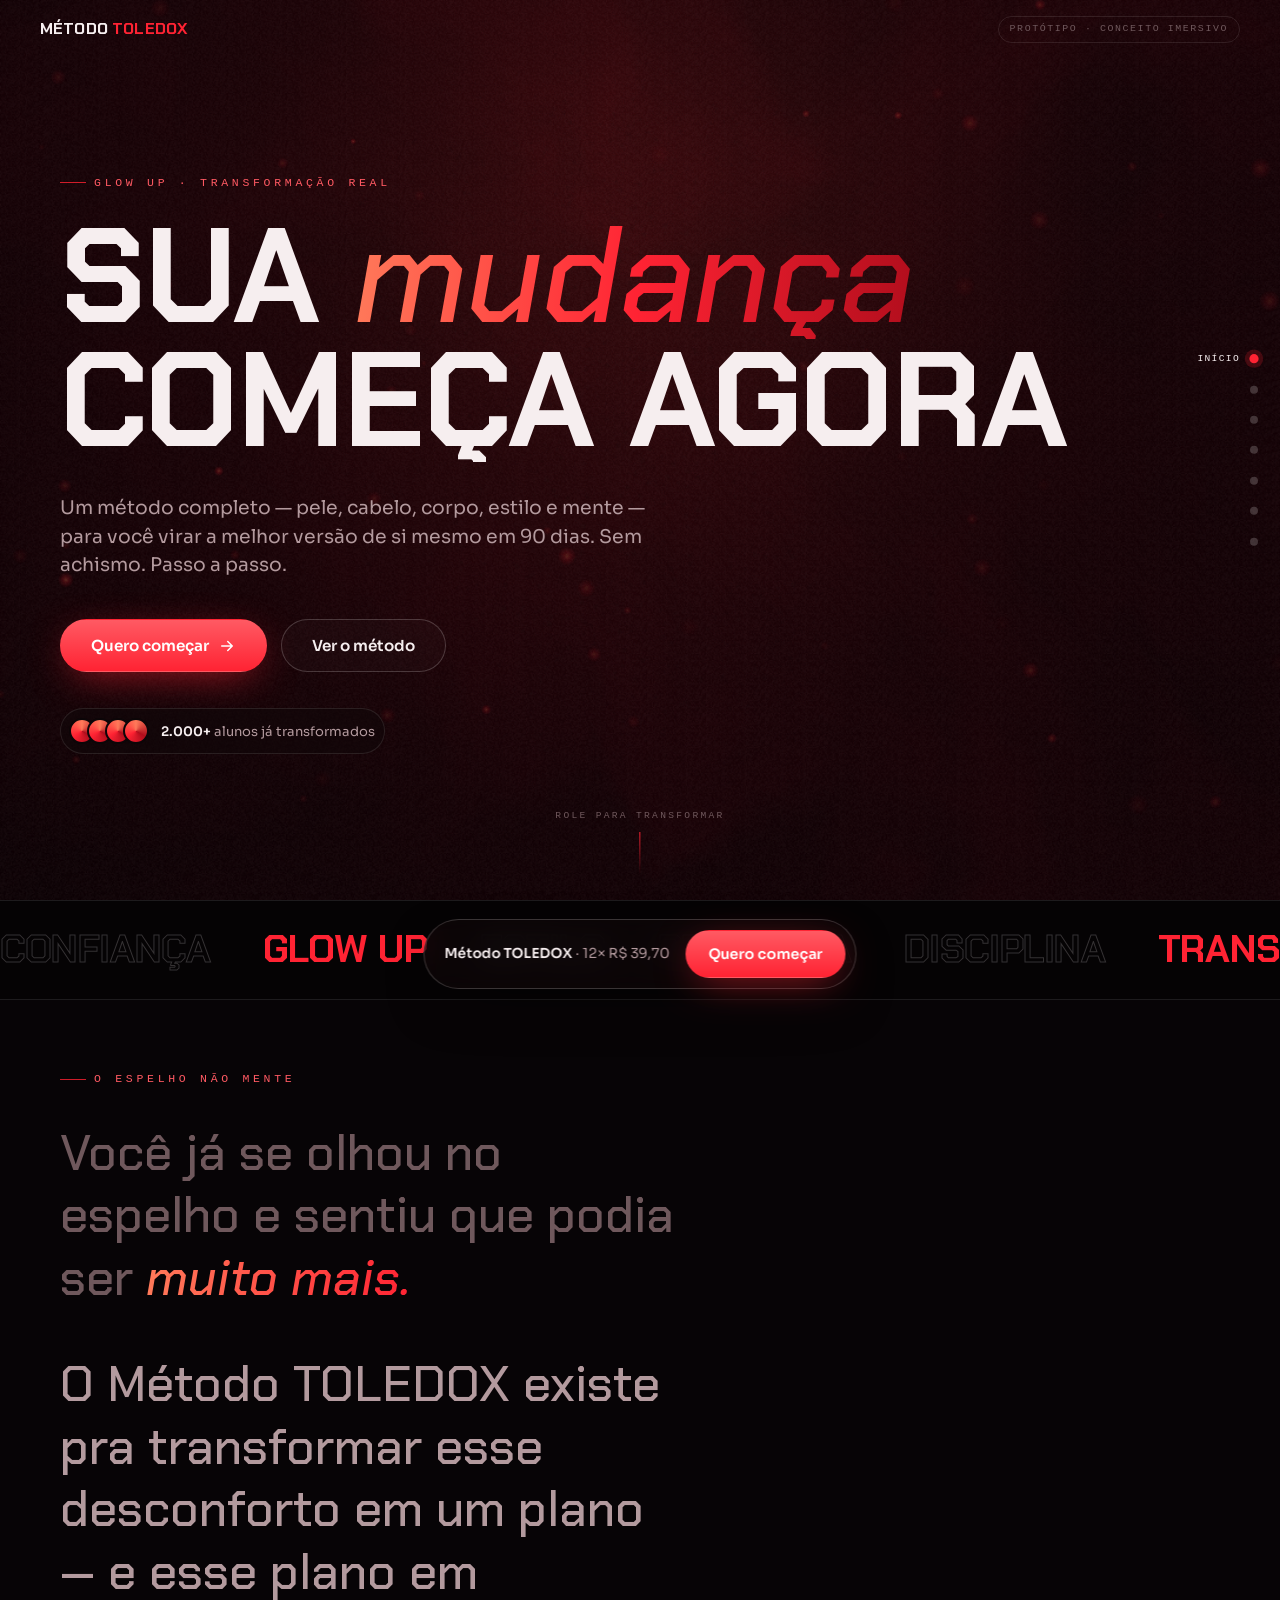
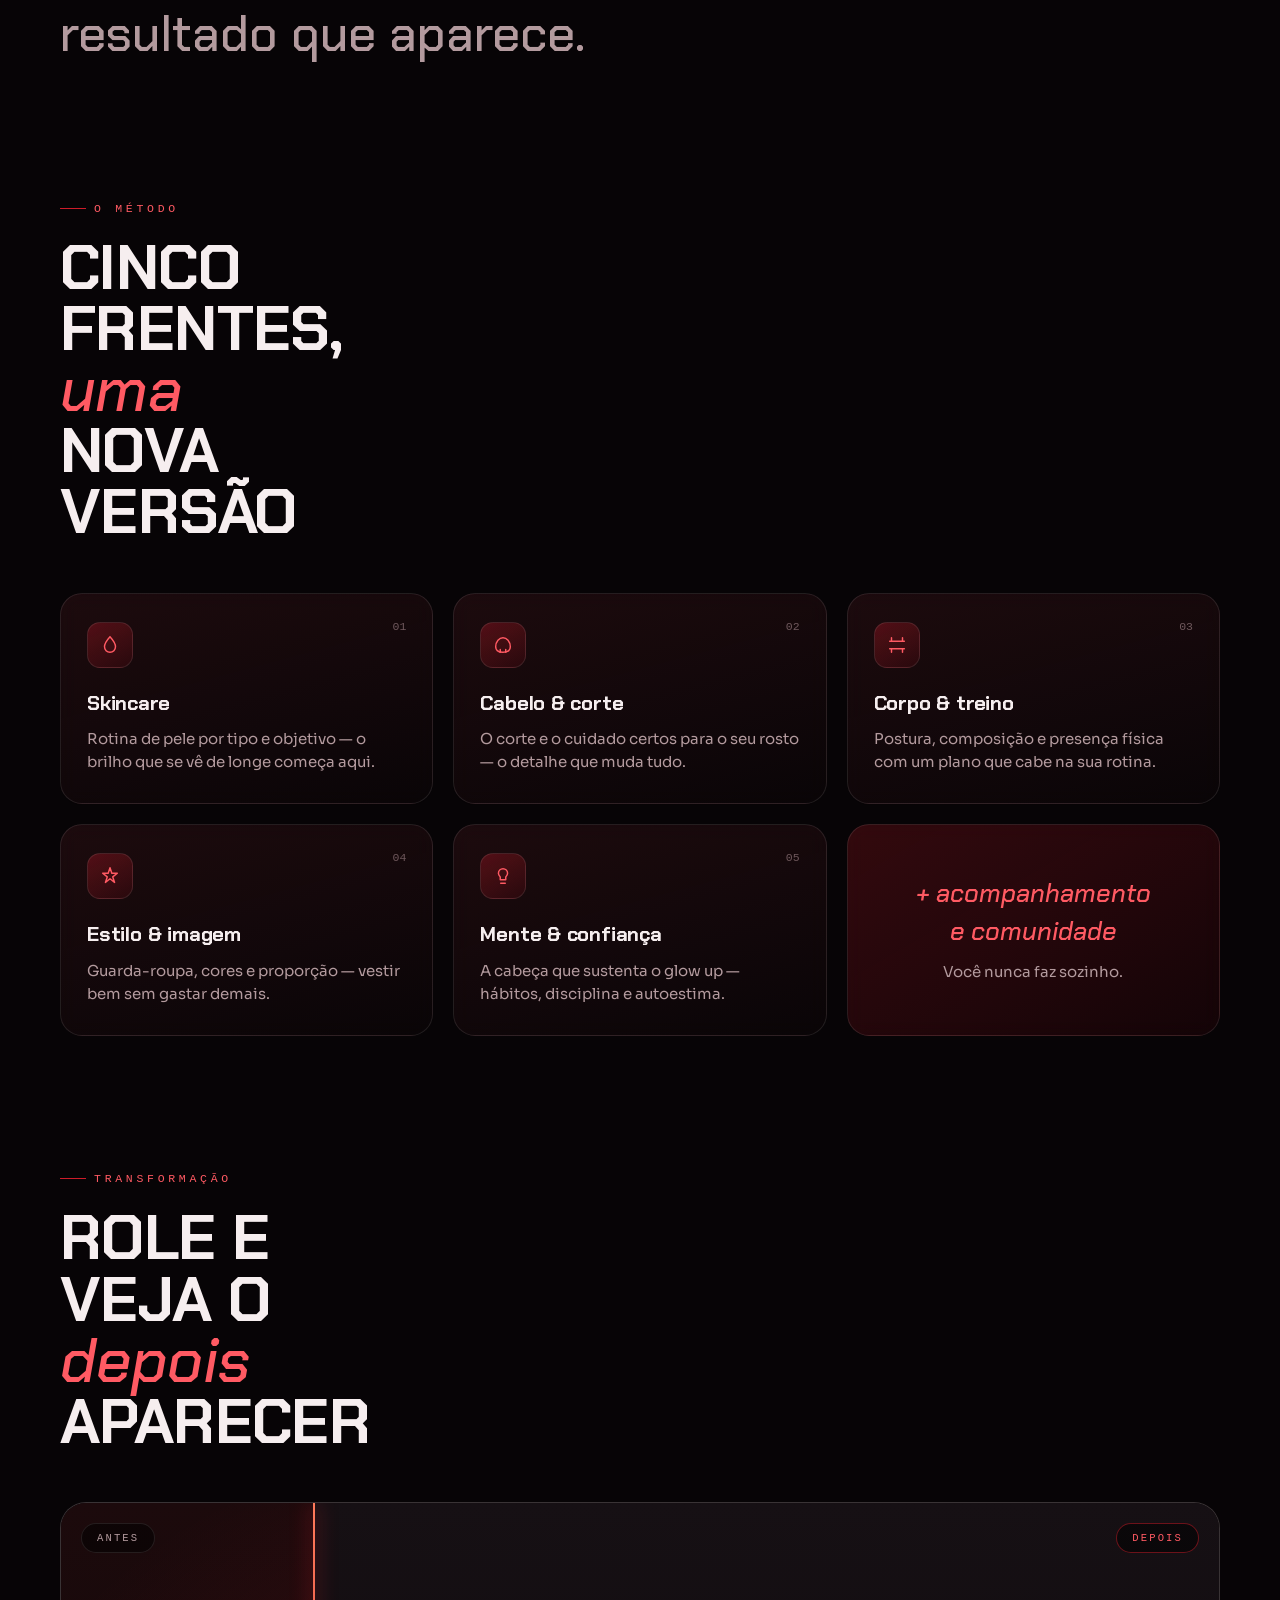
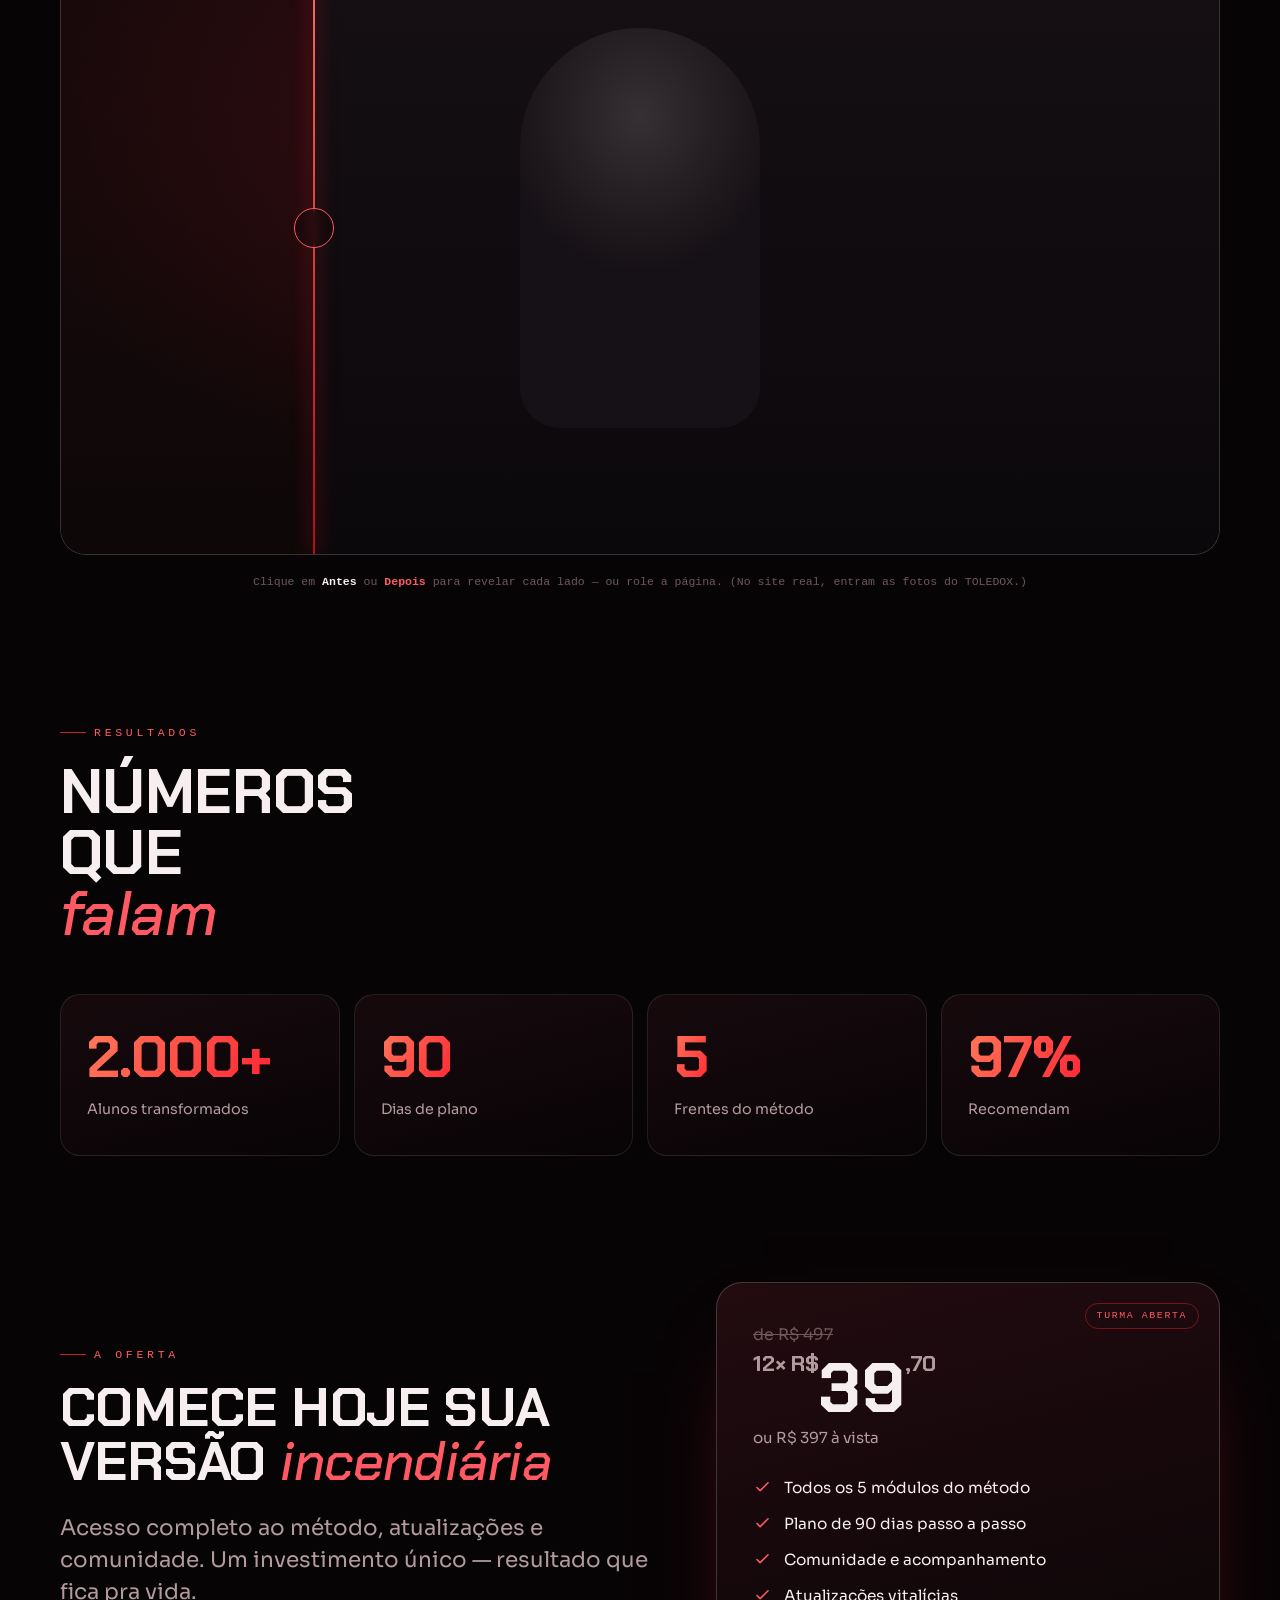
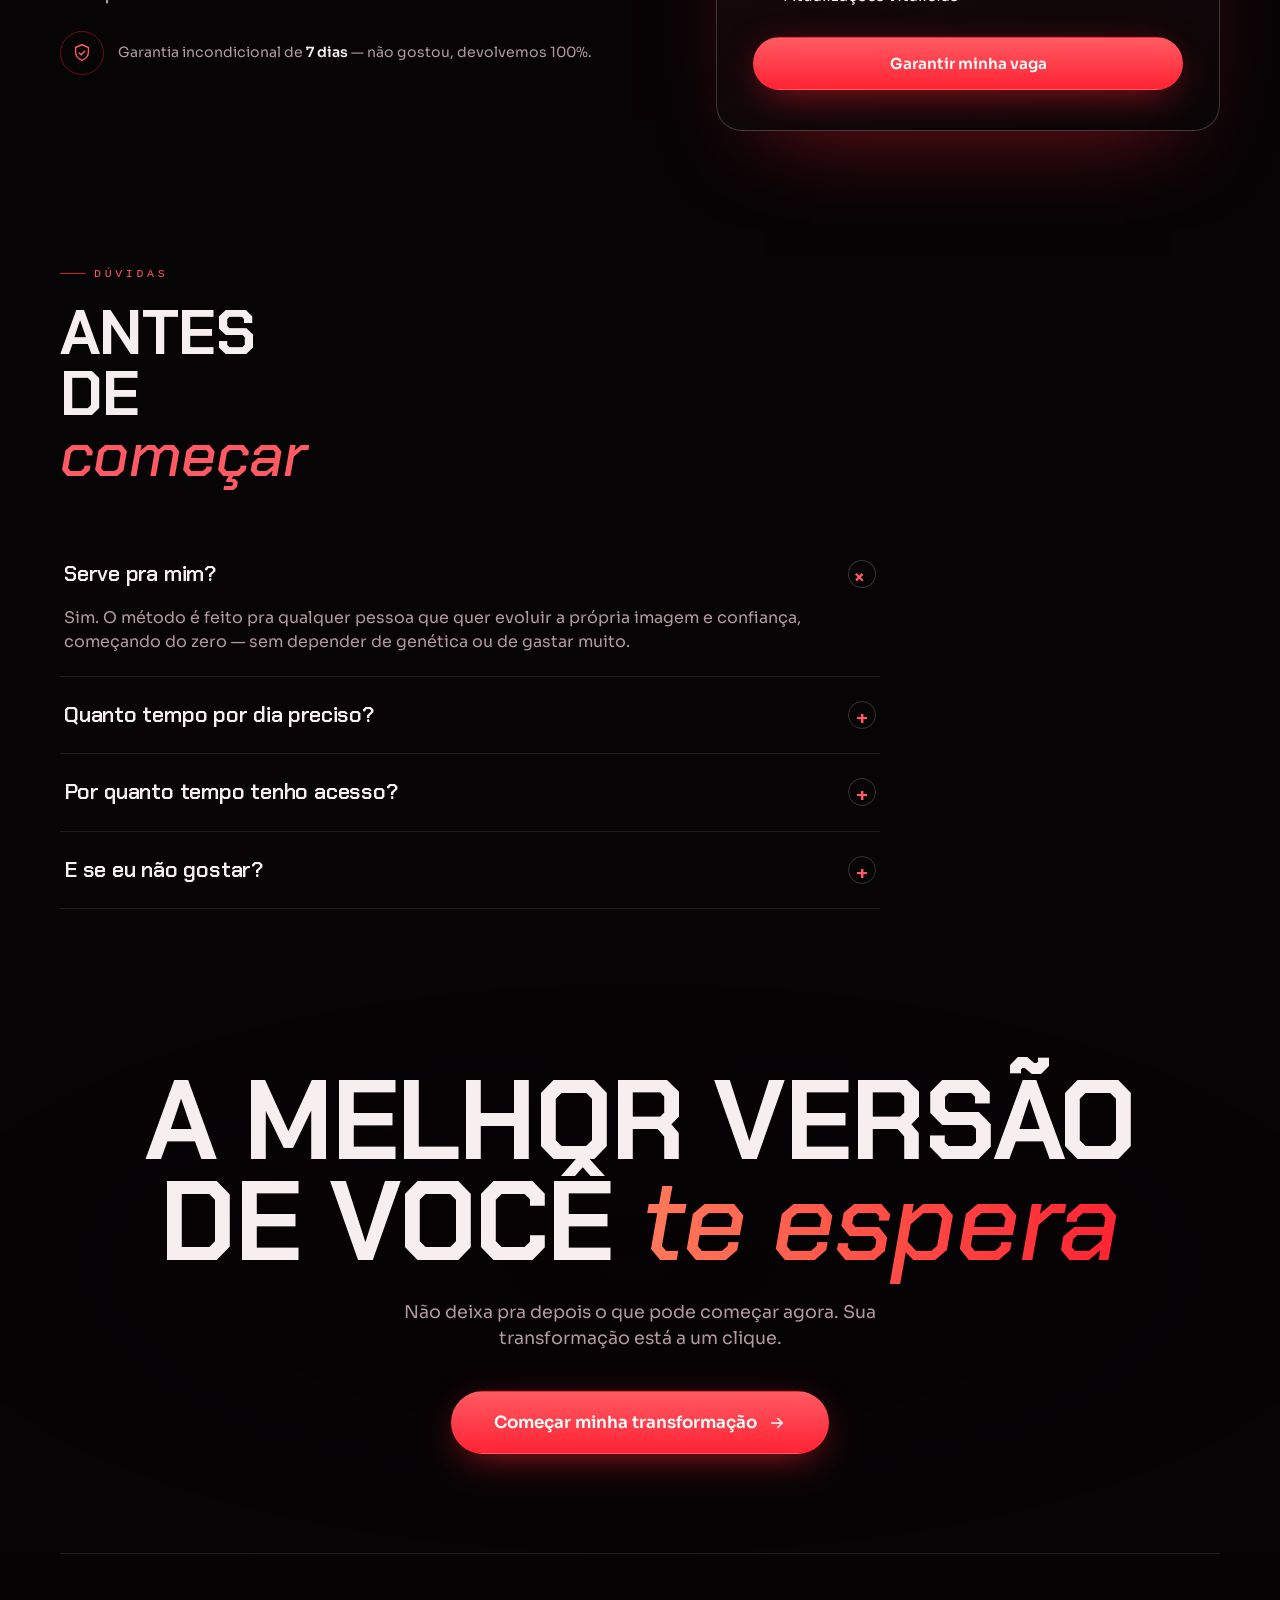
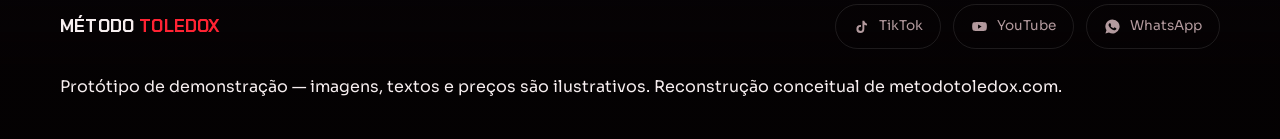
<file: index_.html>
<!doctype html>
<html lang="pt-BR">
<head>
<meta charset="utf-8">
<meta name="viewport" content="width=device-width, initial-scale=1, viewport-fit=cover">
<meta name="color-scheme" content="dark">
<meta name="theme-color" content="#070406">
<meta name="description" content="Metodo TOLEDOX - sua mudanca comeca agora. Metodo completo de transformacao em 90 dias.">
<title>Método TOLEDOX — Sua mudança começa agora</title>
<link rel="icon" href="data:image/svg+xml,%3Csvg xmlns=%22http://www.w3.org/2000/svg%22 viewBox=%220 0 100 100%22%3E%3Ctext y=%22.9em%22 font-size=%2290%22%3E%E2%9C%A8%3C/text%3E%3C/svg%3E">
<style>html,body{margin:0;padding:0}img{max-width:100%}</style>
</head>
<body>
<style>
@font-face{font-family:"Chakra Petch";font-style:normal;font-weight:700;font-display:swap;src:url([data-uri]) format("woff2")}
@font-face{font-family:"Chakra Petch";font-style:normal;font-weight:600;font-display:swap;src:url([data-uri]) format("woff2")}
@font-face{font-family:"Chakra Petch";font-style:normal;font-weight:500;font-display:swap;src:url([data-uri]) format("woff2")}
@font-face{font-family:"Chakra Petch";font-style:italic;font-weight:500;font-display:swap;src:url([data-uri]) format("woff2")}
@font-face{font-family:"Sora";font-style:normal;font-weight:400;font-display:swap;src:url([data-uri]) format("woff2")}
@font-face{font-family:"Sora";font-style:normal;font-weight:600;font-display:swap;src:url([data-uri]) format("woff2")}
</style>
<style>
  :root{
    color-scheme: dark;
    --bg:#070406;
    --bg-2:#0c0608;
    --ink:#f6eeef;
    --ink-dim:#b39a9e;
    --ink-faint:#6f585c;
    --line:rgba(246,238,239,.10);
    --line-strong:rgba(246,238,239,.20);
    --red:#ff2333;
    --red-soft:#ff5a63;
    --red-hot:#ff7a5a;
    --crimson:#b00d1c;
    --glass:rgba(18,8,10,.55);
    --radius:22px;
    --maxw:1160px;
    --font-display:"Chakra Petch","Helvetica Neue",Arial,sans-serif;
    --font-accent:"Chakra Petch","Helvetica Neue",Arial,sans-serif;
    --font-ui:"Sora",ui-sans-serif,system-ui,-apple-system,"Segoe UI",Roboto,sans-serif;
    --font-mono:ui-monospace,"SFMono-Regular","Cascadia Code",Menlo,Consolas,monospace;
  }

  *{box-sizing:border-box;margin:0;padding:0}
  html{scroll-behavior:smooth;overflow-x:hidden;width:100%}
  body{
    background:var(--bg);color:var(--ink);font-family:var(--font-ui);line-height:1.5;
    -webkit-font-smoothing:antialiased;overflow-x:hidden;width:100%;max-width:100%;position:relative;
  }
  a{color:inherit;text-decoration:none}
  ::selection{background:var(--red);color:#fff}

  /* ---------- layered background ---------- */
  #aura,#embers{position:fixed;inset:0;width:100%;height:100%;display:block}
  #aura{z-index:-3}
  #embers{z-index:-2;pointer-events:none}
  #aura-fallback{
    position:fixed;inset:0;z-index:-3;display:none;
    background:
      radial-gradient(120% 90% at 30% 10%, rgba(176,13,28,.45), transparent 55%),
      radial-gradient(90% 80% at 75% 95%, rgba(255,35,51,.35), transparent 55%),
      linear-gradient(160deg,#0a0406,#0c0608);
  }
  .grain{
    position:fixed;inset:0;z-index:-1;pointer-events:none;opacity:.45;mix-blend-mode:overlay;
    background-image:url("data:image/svg+xml,%3Csvg xmlns='http://www.w3.org/2000/svg' width='140' height='140'%3E%3Cfilter id='n'%3E%3CfeTurbulence type='fractalNoise' baseFrequency='.9' numOctaves='2'/%3E%3C/filter%3E%3Crect width='100%25' height='100%25' filter='url(%23n)' opacity='.5'/%3E%3C/svg%3E");
  }

  /* ---------- scroll progress ---------- */
  .progress{position:fixed;top:0;left:0;height:2px;width:0;z-index:50;background:linear-gradient(90deg,var(--crimson),var(--red),var(--red-hot));box-shadow:0 0 12px var(--red)}

  /* ---------- intro curtain ---------- */
  .intro{
    position:fixed;inset:0;z-index:100;background:#050203;display:grid;place-items:center;
    transition:opacity .7s ease, visibility .7s;
  }
  .intro .mark{font-family:var(--font-display);font-weight:700;text-transform:uppercase;letter-spacing:.02em;font-size:clamp(1.3rem,6vw,2.2rem);position:relative;overflow:hidden;padding:0 2px}
  .intro .mark b{color:var(--red)}
  .intro .mark::after{content:"";position:absolute;inset:0;background:#050203;transform-origin:right;animation:wipe 1s .25s cubic-bezier(.7,0,.3,1) forwards}
  .intro .sweep{position:absolute;left:0;right:0;top:50%;height:1px;background:linear-gradient(90deg,transparent,var(--red),transparent);transform:scaleX(0);animation:sweep 1.1s .1s cubic-bezier(.7,0,.3,1) forwards}
  @keyframes wipe{to{transform:scaleX(0)}}
  @keyframes sweep{40%{transform:scaleX(1)}100%{transform:scaleX(0);transform-origin:right}}
  body.loaded .intro{opacity:0;visibility:hidden}

  /* ---------- shared ---------- */
  .wrap{width:min(92vw,var(--maxw));margin-inline:auto}
  main{position:relative;z-index:1}
  section{position:relative;padding-block:clamp(46px,7vh,108px)}
  .eyebrow{font-family:var(--font-mono);font-size:.72rem;letter-spacing:.32em;text-transform:uppercase;color:var(--red-soft);display:inline-flex;align-items:center;gap:.7em}
  .eyebrow::before{content:"";width:26px;height:1px;background:var(--red);opacity:.8}
  .serif{font-family:var(--font-accent);font-style:italic;font-weight:500}

  /* ---------- topbar ---------- */
  .topbar{position:fixed;top:0;left:0;right:0;z-index:40;display:flex;align-items:center;justify-content:space-between;padding:16px clamp(16px,4vw,40px);font-size:.8rem;transition:background .4s,backdrop-filter .4s}
  .topbar.solid{background:linear-gradient(180deg,rgba(7,4,6,.9),transparent);backdrop-filter:blur(4px)}
  .brand{font-family:var(--font-display);font-weight:700;letter-spacing:.01em;font-size:1rem;text-transform:uppercase}
  .brand b{color:var(--red)}
  .proto{font-family:var(--font-mono);font-size:.62rem;letter-spacing:.16em;text-transform:uppercase;color:var(--ink-faint);border:1px solid var(--line);border-radius:999px;padding:5px 11px}
  @media(max-width:520px){.proto{display:none}}

  /* ---------- chapter rail ---------- */
  .rail{position:fixed;right:22px;top:50%;transform:translateY(-50%);z-index:30;display:flex;flex-direction:column;gap:16px;align-items:flex-end}
  .rail a{display:flex;align-items:center;gap:10px;color:var(--ink-faint);font-family:var(--font-mono);font-size:.6rem;letter-spacing:.14em;text-transform:uppercase}
  .rail a .dot{width:8px;height:8px;border-radius:50%;background:var(--line-strong);transition:all .3s}
  .rail a .lbl{opacity:0;transform:translateX(6px);transition:all .3s}
  .rail a:hover .lbl,.rail a.active .lbl{opacity:1;transform:none}
  .rail a.active{color:var(--ink)}
  .rail a.active .dot{background:var(--red);box-shadow:0 0 0 4px rgba(255,35,51,.2);transform:scale(1.15)}
  @media(max-width:820px){.rail{display:none}}

  /* ---------- HERO ---------- */
  .hero{min-height:100svh;display:flex;flex-direction:column;justify-content:center;padding-top:110px;padding-bottom:90px}
  .hero-inner{position:relative;z-index:2;will-change:transform,opacity}
  #hero3d{position:absolute;inset:0;width:100%;height:100%;z-index:1;pointer-events:none;opacity:.92}
  .hero .kick{margin-bottom:24px;overflow:hidden}
  .hero h1{font-family:var(--font-display);font-weight:700;text-transform:uppercase;font-size:clamp(2.6rem,10.5vw,8.6rem);line-height:.92;letter-spacing:-.012em;text-wrap:balance;max-width:100%}
  .hero h1 .line{display:block;overflow:hidden}
  .hero h1 .i{display:inline-block;transform:translateY(115%);transition:transform 1.05s cubic-bezier(.16,1,.3,1)}
  body.loaded .hero h1 .l1 .i{transition-delay:.05s}
  body.loaded .hero h1 .l2 .i{transition-delay:.16s}
  body.loaded .hero h1 .i{transform:translateY(0)}
  .hero h1 .glow{font-family:var(--font-accent);font-style:italic;font-weight:500;text-transform:none;letter-spacing:-.01em;background:linear-gradient(92deg,var(--red-hot),var(--red),var(--crimson));-webkit-background-clip:text;background-clip:text;color:transparent;padding-right:.05em}
  .hero .sub,.hero-actions,.hero .pillrow{opacity:0;transform:translateY(22px);transition:opacity .9s .5s,transform .9s .5s}
  body.loaded .hero .sub{transition-delay:.5s}
  body.loaded .hero-actions{transition-delay:.62s}
  body.loaded .hero .pillrow{transition-delay:.74s}
  body.loaded .hero .sub,body.loaded .hero-actions,body.loaded .hero .pillrow{opacity:1;transform:none}
  .hero .sub{margin-top:32px;max-width:44ch;font-size:clamp(1rem,1.5vw,1.18rem);color:var(--ink-dim)}
  .hero-actions{margin-top:40px;display:flex;flex-wrap:wrap;gap:14px;align-items:center}
  .hero .pillrow{margin-top:36px}
  .scrollcue{position:absolute;bottom:26px;left:50%;transform:translateX(-50%);z-index:2;display:flex;flex-direction:column;align-items:center;gap:9px;font-family:var(--font-mono);font-size:.6rem;letter-spacing:.24em;text-transform:uppercase;color:var(--ink-faint)}
  .scrollcue .bar{width:1px;height:42px;background:linear-gradient(var(--red),transparent);animation:cue 2.2s ease-in-out infinite}
  @keyframes cue{0%,100%{transform:scaleY(.4);transform-origin:top;opacity:.4}50%{transform:scaleY(1);opacity:1}}

  /* ---------- buttons ---------- */
  .btn{--pad:16px 30px;font-family:var(--font-ui);font-weight:600;font-size:.95rem;padding:var(--pad);border-radius:999px;border:1px solid transparent;cursor:pointer;display:inline-flex;align-items:center;gap:.6em;transition:transform .25s cubic-bezier(.2,.8,.2,1),box-shadow .25s,background .25s,border-color .25s;min-height:48px}
  .btn-red{background:linear-gradient(180deg,var(--red-soft),var(--red));color:#fff;box-shadow:0 10px 40px -12px rgba(255,35,51,.75)}
  .btn-red:hover{box-shadow:0 18px 50px -14px rgba(255,35,51,.9)}
  .btn-ghost{border-color:var(--line-strong);color:var(--ink);background:rgba(255,255,255,.02)}
  .btn-ghost:hover{border-color:var(--red);color:var(--red-soft);transform:translateY(-2px)}
  .btn:focus-visible{outline:2px solid var(--red);outline-offset:3px}

  .stat-pill{display:inline-flex;align-items:center;gap:12px;padding:9px 9px 9px 16px;border:1px solid var(--line);border-radius:999px;background:var(--glass);backdrop-filter:blur(8px);font-size:.82rem;color:var(--ink-dim)}
  .stat-pill .avatars{display:flex}
  .stat-pill .avatars span{width:26px;height:26px;border-radius:50%;margin-left:-8px;border:2px solid #0c0608;background:conic-gradient(from 120deg,var(--crimson),var(--red),var(--red-hot),var(--crimson))}
  .stat-pill b{color:var(--ink)}

  /* ---------- marquee ---------- */
  .marquee{border-block:1px solid var(--line);overflow:hidden;padding:20px 0;background:rgba(0,0,0,.25)}
  .marquee .track{display:flex;gap:52px;white-space:nowrap;width:max-content;animation:marq 22s linear infinite}
  .marquee span{font-family:var(--font-display);font-weight:700;text-transform:uppercase;font-size:clamp(1.4rem,4vw,2.4rem);letter-spacing:-.01em;color:transparent;-webkit-text-stroke:1px var(--line-strong)}
  .marquee span.on{color:var(--red);-webkit-text-stroke:0}
  @keyframes marq{to{transform:translateX(-50%)}}
  @media(prefers-reduced-motion:reduce){.marquee .track{animation:none}}

  /* ---------- reveal ---------- */
  [data-reveal]{opacity:0;transform:translateY(28px);transition:opacity .9s cubic-bezier(.16,1,.3,1),transform .9s cubic-bezier(.16,1,.3,1)}
  [data-reveal].in{opacity:1;transform:none}
  .d1{transition-delay:.08s}.d2{transition-delay:.16s}.d3{transition-delay:.24s}

  /* ---------- section heads ---------- */
  .shead{max-width:24ch;margin-bottom:clamp(26px,5vw,50px)}
  .shead h2{font-family:var(--font-display);font-weight:700;text-transform:uppercase;letter-spacing:-.01em;font-size:clamp(2rem,5.4vw,3.9rem);line-height:.98;margin-top:20px;text-wrap:balance}
  .shead h2 em{font-family:var(--font-accent);font-style:italic;font-weight:500;text-transform:none;color:var(--red-soft)}
  .lead{font-size:clamp(1.05rem,2vw,1.35rem);color:var(--ink-dim);max-width:52ch}

  /* ---------- manifesto ---------- */
  .manifesto p{font-family:var(--font-accent);font-size:clamp(1.55rem,4.6vw,3.1rem);line-height:1.26;max-width:20ch;font-weight:500}
  .manifesto .muted{color:var(--ink-faint)}
  .manifesto .hot{color:var(--ink);font-style:italic}
  .manifesto .hot b{background:linear-gradient(92deg,var(--red-hot),var(--red));-webkit-background-clip:text;background-clip:text;color:transparent;font-weight:500}

  /* ---------- método 3D ---------- */
  .method-grid{display:grid;grid-template-columns:repeat(3,1fr);gap:20px;perspective:1400px}
  @media(max-width:900px){.method-grid{grid-template-columns:repeat(2,1fr)}}
  @media(max-width:560px){.method-grid{grid-template-columns:1fr}}
  .pillar{position:relative;padding:28px 26px 30px;border-radius:var(--radius);background:linear-gradient(165deg,rgba(38,14,18,.7),rgba(12,6,8,.62));border:1px solid var(--line);backdrop-filter:blur(10px);transform-style:preserve-3d;transition:transform .4s cubic-bezier(.2,.8,.2,1),border-color .4s,box-shadow .4s;overflow:hidden}
  .pillar::after{content:"";position:absolute;inset:0;border-radius:inherit;pointer-events:none;background:radial-gradient(120% 80% at var(--mx,50%) var(--my,0%),rgba(255,35,51,.2),transparent 60%);opacity:0;transition:opacity .4s}
  .pillar:hover{border-color:var(--line-strong);box-shadow:0 30px 60px -30px rgba(0,0,0,.85)}
  .pillar:hover::after{opacity:1}
  .pillar .ic{width:46px;height:46px;border-radius:13px;display:grid;place-items:center;background:linear-gradient(150deg,rgba(255,35,51,.25),rgba(176,13,28,.12));border:1px solid var(--line);color:var(--red-soft);margin-bottom:20px;transform:translateZ(40px)}
  .pillar .ic svg{width:22px;height:22px}
  .pillar .num{position:absolute;top:24px;right:26px;font-family:var(--font-mono);font-size:.72rem;color:var(--ink-faint);transform:translateZ(22px)}
  .pillar h3{font-family:var(--font-display);font-weight:700;font-size:1.28rem;letter-spacing:-.01em;transform:translateZ(30px)}
  .pillar p{margin-top:10px;color:var(--ink-dim);font-size:.94rem;transform:translateZ(16px)}

  /* ---------- antes/depois ---------- */
  .ba-stage{position:relative;border-radius:26px;overflow:hidden;border:1px solid var(--line-strong);aspect-ratio:16/9;background:#0a0406}
  @media(max-width:640px){.ba-stage{aspect-ratio:4/5}}
  .ba-layer{position:absolute;inset:0;display:grid;place-items:center}
  .figure{position:relative;width:min(38%,240px);aspect-ratio:3/5;border-radius:120px 120px 40px 40px}
  .ba-before{background:linear-gradient(180deg,#161014,#0b080b)}
  .ba-before .figure{background:radial-gradient(60% 40% at 50% 22%,#3a3338,#241d22 60%,#161116);opacity:.9}
  .ba-after{clip-path:inset(0 100% 0 0);background:radial-gradient(90% 90% at 50% 40%,rgba(255,35,51,.16),transparent 60%),linear-gradient(180deg,#1c0a0c,#0d0708)}
  .ba-after .figure{background:radial-gradient(58% 42% at 50% 20%,#ffd9cf,#ff3344 45%,#7a0c14 90%);box-shadow:0 0 120px -20px rgba(255,35,51,.8),0 0 40px rgba(255,122,90,.3)}
  .ba-handle{position:absolute;top:0;bottom:0;width:2px;background:linear-gradient(var(--red-hot),var(--crimson));box-shadow:0 0 20px var(--red);left:0}
  .ba-handle::after{content:"";position:absolute;top:50%;left:50%;transform:translate(-50%,-50%);width:38px;height:38px;border-radius:50%;background:var(--glass);border:1px solid var(--red-soft);backdrop-filter:blur(6px)}
  .ba-tag{position:absolute;top:20px;font-family:var(--font-mono);font-size:.66rem;letter-spacing:.2em;text-transform:uppercase;padding:8px 15px;border-radius:999px;background:rgba(0,0,0,.5);border:1px solid var(--line);cursor:pointer;user-select:none;-webkit-appearance:none;appearance:none;transition:background .25s,color .25s,border-color .25s,box-shadow .25s;z-index:3}
  .ba-tag.b{left:20px;color:var(--ink-dim)}
  .ba-tag.a{right:20px;color:var(--red-soft);border-color:rgba(255,35,51,.4)}
  .ba-tag:hover{color:var(--ink);border-color:var(--red-soft)}
  .ba-tag:focus-visible{outline:2px solid var(--red);outline-offset:2px}
  .ba-tag.active{background:var(--red);color:#fff;border-color:var(--red);box-shadow:0 6px 22px -6px rgba(255,35,51,.75)}
  .ba-note{margin-top:18px;font-family:var(--font-mono);font-size:.72rem;color:var(--ink-faint);text-align:center}

  /* ---------- números ---------- */
  .stats{display:grid;grid-template-columns:repeat(4,1fr);gap:14px}
  @media(max-width:760px){.stats{grid-template-columns:repeat(2,1fr)}}
  .stat{padding:34px 26px;border-radius:20px;border:1px solid var(--line);background:linear-gradient(165deg,rgba(34,14,18,.6),rgba(10,6,8,.5))}
  .stat .n{font-family:var(--font-display);font-weight:700;font-size:clamp(2.4rem,5vw,3.6rem);letter-spacing:-.01em;line-height:1;font-variant-numeric:tabular-nums}
  .stat .n b{background:linear-gradient(120deg,var(--red-hot),var(--red));-webkit-background-clip:text;background-clip:text;color:transparent}
  .stat .k{margin-top:12px;color:var(--ink-dim);font-size:.9rem}

  /* ---------- oferta ---------- */
  .offer{display:grid;grid-template-columns:1.1fr .9fr;gap:40px;align-items:center}
  @media(max-width:860px){.offer{grid-template-columns:1fr}}
  .price-card{position:relative;padding:40px 36px;border-radius:26px;background:linear-gradient(165deg,rgba(40,14,18,.82),rgba(12,6,8,.72));border:1px solid var(--line-strong);box-shadow:0 40px 90px -50px rgba(255,35,51,.55)}
  .price-card .ribbon{position:absolute;top:20px;right:20px;font-family:var(--font-mono);font-size:.62rem;letter-spacing:.16em;text-transform:uppercase;color:var(--red-soft);border:1px solid rgba(255,35,51,.4);border-radius:999px;padding:5px 11px}
  .price-card .was{color:var(--ink-faint);text-decoration:line-through;font-size:1rem}
  .price-card .now{font-family:var(--font-display);font-weight:700;letter-spacing:-.01em;line-height:1;margin:6px 0 4px}
  .price-card .now span{font-size:1.4rem;vertical-align:top;color:var(--ink-dim)}
  .price-card .now b{font-size:clamp(3rem,7vw,4.4rem)}
  .price-card .split{color:var(--ink-dim);font-size:.95rem;margin-bottom:26px}
  .plist{display:flex;flex-direction:column;gap:13px;margin-bottom:30px}
  .plist li{display:flex;gap:12px;align-items:flex-start;list-style:none;font-size:.96rem;color:var(--ink)}
  .plist svg{width:19px;height:19px;color:var(--red-soft);flex:none;margin-top:2px}
  .guarantee{display:flex;gap:14px;align-items:center;margin-top:22px;color:var(--ink-dim);font-size:.88rem}
  .guarantee .seal{width:44px;height:44px;border-radius:50%;flex:none;display:grid;place-items:center;border:1px solid rgba(255,35,51,.4);color:var(--red-soft)}

  /* ---------- faq ---------- */
  .faq{max-width:820px}
  details{border-bottom:1px solid var(--line);padding:22px 4px}
  details summary{cursor:pointer;list-style:none;display:flex;justify-content:space-between;gap:20px;align-items:center;font-family:var(--font-display);font-weight:600;font-size:clamp(1.05rem,2.2vw,1.35rem);letter-spacing:-.01em}
  details summary::-webkit-details-marker{display:none}
  details summary .pm{flex:none;width:28px;height:28px;border:1px solid var(--line-strong);border-radius:50%;display:grid;place-items:center;transition:transform .3s,color .3s;color:var(--red-soft)}
  details[open] summary .pm{transform:rotate(45deg)}
  details p{margin-top:16px;color:var(--ink-dim);max-width:64ch}

  /* ---------- final ---------- */
  .final{text-align:center;padding-block:clamp(70px,11vh,168px)}
  .final::before{content:"";position:absolute;inset:-6% -25% -18%;z-index:-1;pointer-events:none;background:radial-gradient(58% 55% at 50% 46%,rgba(5,2,3,.62),rgba(5,2,3,0) 72%)}
  .final h2{font-family:var(--font-display);font-weight:700;text-transform:uppercase;letter-spacing:-.012em;font-size:clamp(2.5rem,9.5vw,7rem);line-height:.9;text-wrap:balance}
  .final h2 em{font-family:var(--font-accent);font-style:italic;font-weight:500;text-transform:none;background:linear-gradient(92deg,var(--red-hot),var(--red));-webkit-background-clip:text;background-clip:text;color:transparent}
  .final .sub{margin:26px auto 40px;max-width:44ch;color:var(--ink-dim);font-size:1.1rem}

  /* ---------- footer ---------- */
  footer{position:relative;border-top:1px solid var(--line);padding:50px 0 40px}
  footer::before{content:"";position:absolute;inset:0 -25%;z-index:-1;pointer-events:none;background:linear-gradient(180deg,rgba(4,1,2,0),rgba(4,1,2,.72) 60%)}
  .foot{display:flex;flex-wrap:wrap;justify-content:space-between;gap:26px;align-items:center}
  .socials{display:flex;gap:12px;flex-wrap:wrap}
  .socials a{display:inline-flex;align-items:center;gap:9px;padding:11px 17px;border:1px solid var(--line);border-radius:999px;font-size:.85rem;color:var(--ink-dim);transition:all .3s;min-height:44px}
  .socials a:hover{border-color:var(--red);color:var(--red-soft);transform:translateY(-2px)}
  .socials svg{width:17px;height:17px}
  .foot .fine{color:var(--ink-faint);font-size:.78rem;font-family:var(--font-mono)}

  /* ---------- dock cta ---------- */
  .dockcta{position:fixed;left:50%;bottom:16px;transform:translate(-50%,150%);z-index:35;display:flex;align-items:center;gap:16px;padding:10px 10px 10px 20px;border-radius:999px;background:var(--glass);border:1px solid var(--line-strong);backdrop-filter:blur(14px);box-shadow:0 20px 60px -24px rgba(0,0,0,.85);transition:transform .5s cubic-bezier(.2,.8,.2,1);max-width:calc(100vw - 24px)}
  .dockcta.show{transform:translate(-50%,0)}
  .dockcta .t{font-size:.86rem;color:var(--ink-dim)}
  .dockcta .t b{color:var(--ink)}
  @media(max-width:520px){.dockcta .t{display:none}.dockcta{padding:8px}}

  @media (prefers-reduced-motion: reduce){
    html{scroll-behavior:auto}
    [data-reveal]{transition-duration:.001ms;opacity:1;transform:none}
    .scrollcue .bar{animation:none}
    .hero h1 .i{transform:none}
    .hero .sub,.hero-actions,.hero .pillrow{opacity:1;transform:none}
    .intro{display:none}
  }
</style>

<canvas id="aura" aria-hidden="true"></canvas>
<canvas id="embers" aria-hidden="true"></canvas>
<div id="aura-fallback" aria-hidden="true"></div>
<div class="grain" aria-hidden="true"></div>
<div class="progress" id="progress" aria-hidden="true"></div>

<div class="intro" id="intro" aria-hidden="true">
  <div class="sweep"></div>
  <div class="mark">MÉTODO <b>TOLEDOX</b></div>
</div>

<header class="topbar" id="topbar">
  <div class="brand">MÉTODO <b>TOLEDOX</b></div>
  <div class="proto">Protótipo · conceito imersivo</div>
</header>

<nav class="rail" id="rail" aria-label="Capítulos">
  <a href="#hero" data-rail="hero"><span class="lbl">Início</span><span class="dot"></span></a>
  <a href="#manifesto" data-rail="manifesto"><span class="lbl">O espelho</span><span class="dot"></span></a>
  <a href="#metodo" data-rail="metodo"><span class="lbl">O método</span><span class="dot"></span></a>
  <a href="#antesdepois" data-rail="antesdepois"><span class="lbl">Transformação</span><span class="dot"></span></a>
  <a href="#numeros" data-rail="numeros"><span class="lbl">Resultados</span><span class="dot"></span></a>
  <a href="#oferta" data-rail="oferta"><span class="lbl">A oferta</span><span class="dot"></span></a>
  <a href="#faq" data-rail="faq"><span class="lbl">Dúvidas</span><span class="dot"></span></a>
</nav>

<main>
  <!-- HERO -->
  <section class="hero wrap" id="hero">
    <canvas id="hero3d" aria-hidden="true"></canvas>
    <div class="hero-inner" id="heroInner">
      <div class="kick"><span class="eyebrow">Glow up · transformação real</span></div>
      <h1>
        <span class="line l1"><span class="i">Sua <span class="glow">mudança</span></span></span>
        <span class="line l2"><span class="i">começa agora</span></span>
      </h1>
      <p class="sub">Um método completo — pele, cabelo, corpo, estilo e mente — para você virar a melhor versão de si mesmo em 90 dias. Sem achismo. Passo a passo.</p>
      <div class="hero-actions">
        <button class="btn btn-red" data-magnetic data-goto="#oferta">Quero começar
          <svg viewBox="0 0 24 24" fill="none" width="18" height="18"><path d="M5 12h14M13 6l6 6-6 6" stroke="currentColor" stroke-width="2" stroke-linecap="round" stroke-linejoin="round"/></svg>
        </button>
        <button class="btn btn-ghost" data-goto="#metodo">Ver o método</button>
      </div>
      <div class="pillrow">
        <div class="stat-pill">
          <div class="avatars"><span></span><span></span><span></span><span></span></div>
          <span><b>2.000+</b> alunos já transformados</span>
        </div>
      </div>
    </div>
    <div class="scrollcue" aria-hidden="true"><span>role para transformar</span><span class="bar"></span></div>
  </section>

  <!-- MARQUEE -->
  <div class="marquee" aria-hidden="true">
    <div class="track" id="marq">
      <span>Confiança</span><span class="on">Glow up</span><span>Estilo</span><span>Presença</span><span>Disciplina</span><span class="on">Transformação</span>
      <span>Confiança</span><span class="on">Glow up</span><span>Estilo</span><span>Presença</span><span>Disciplina</span><span class="on">Transformação</span>
    </div>
  </div>

  <!-- MANIFESTO -->
  <section class="manifesto wrap" id="manifesto">
    <span class="eyebrow" data-reveal>O espelho não mente</span>
    <p style="margin-top:34px">
      <span class="muted" data-reveal>Você já se olhou no espelho</span>
      <span class="muted d1" data-reveal>e sentiu que podia ser</span>
      <span class="hot d2" data-reveal><b>muito mais.</b></span>
    </p>
    <p class="lead" style="margin-top:44px" data-reveal>O Método TOLEDOX existe pra transformar esse desconforto em um plano — e esse plano em resultado que aparece.</p>
  </section>

  <!-- MÉTODO -->
  <section class="wrap" id="metodo">
    <div class="shead" data-reveal>
      <span class="eyebrow">O método</span>
      <h2>Cinco frentes, <em>uma</em> nova versão</h2>
    </div>
    <div class="method-grid" id="methodGrid">
      <article class="pillar" data-reveal>
        <span class="num">01</span>
        <span class="ic"><svg viewBox="0 0 24 24" fill="none"><path d="M12 3s6 6.6 6 11a6 6 0 0 1-12 0c0-4.4 6-11 6-11Z" stroke="currentColor" stroke-width="1.6"/></svg></span>
        <h3>Skincare</h3>
        <p>Rotina de pele por tipo e objetivo — o brilho que se vê de longe começa aqui.</p>
      </article>
      <article class="pillar d1" data-reveal>
        <span class="num">02</span>
        <span class="ic"><svg viewBox="0 0 24 24" fill="none"><path d="M4 14c0-6 4-10 8-10s8 4 8 10c0 3-2 6-8 6s-8-3-8-6Z" stroke="currentColor" stroke-width="1.6"/><path d="M9 20v-3M15 20v-3" stroke="currentColor" stroke-width="1.6" stroke-linecap="round"/></svg></span>
        <h3>Cabelo &amp; corte</h3>
        <p>O corte e o cuidado certos para o seu rosto — o detalhe que muda tudo.</p>
      </article>
      <article class="pillar d2" data-reveal>
        <span class="num">03</span>
        <span class="ic"><svg viewBox="0 0 24 24" fill="none"><path d="M6 4v4M18 4v4M6 16v4M18 16v4M6 8h12M6 16h12M4 8h4M16 8h4M4 16h4M16 16h4" stroke="currentColor" stroke-width="1.6" stroke-linecap="round"/></svg></span>
        <h3>Corpo &amp; treino</h3>
        <p>Postura, composição e presença física com um plano que cabe na sua rotina.</p>
      </article>
      <article class="pillar" data-reveal>
        <span class="num">04</span>
        <span class="ic"><svg viewBox="0 0 24 24" fill="none"><path d="M12 3l2 6h6l-5 4 2 6-5-4-5 4 2-6-5-4h6l2-6Z" stroke="currentColor" stroke-width="1.6" stroke-linejoin="round"/></svg></span>
        <h3>Estilo &amp; imagem</h3>
        <p>Guarda-roupa, cores e proporção — vestir bem sem gastar demais.</p>
      </article>
      <article class="pillar d1" data-reveal>
        <span class="num">05</span>
        <span class="ic"><svg viewBox="0 0 24 24" fill="none"><path d="M12 4a5 5 0 0 1 5 5c0 2-1 3-2 4v3H9v-3c-1-1-2-2-2-4a5 5 0 0 1 5-5Z" stroke="currentColor" stroke-width="1.6" stroke-linejoin="round"/><path d="M9.5 20h5" stroke="currentColor" stroke-width="1.6" stroke-linecap="round"/></svg></span>
        <h3>Mente &amp; confiança</h3>
        <p>A cabeça que sustenta o glow up — hábitos, disciplina e autoestima.</p>
      </article>
      <article class="pillar d2" data-reveal style="display:grid;place-content:center;text-align:center;background:linear-gradient(150deg,rgba(255,35,51,.18),rgba(176,13,28,.08))">
        <div class="serif" style="font-size:1.6rem;color:var(--red-soft)">+ acompanhamento<br>e comunidade</div>
        <p style="margin-top:10px;color:var(--ink-dim);transform:none">Você nunca faz sozinho.</p>
      </article>
    </div>
  </section>

  <!-- ANTES / DEPOIS -->
  <section class="wrap" id="antesdepois">
    <div class="shead" data-reveal>
      <span class="eyebrow">Transformação</span>
      <h2>Role e veja o <em>depois</em> aparecer</h2>
    </div>
    <div class="ba-stage" id="baStage" data-reveal>
      <div class="ba-layer ba-before"><div class="figure"></div></div>
      <div class="ba-layer ba-after" id="baAfter"><div class="figure"></div></div>
      <button type="button" id="baAntes" class="ba-tag b" aria-pressed="false">Antes</button>
      <button type="button" id="baDepois" class="ba-tag a" aria-pressed="false">Depois</button>
      <div class="ba-handle" id="baHandle"></div>
    </div>
    <p class="ba-note">Clique em <b style="color:var(--ink)">Antes</b> ou <b style="color:var(--red-soft)">Depois</b> para revelar cada lado — ou role a página. (No site real, entram as fotos do TOLEDOX.)</p>
  </section>

  <!-- NÚMEROS -->
  <section class="wrap" id="numeros">
    <div class="shead" data-reveal>
      <span class="eyebrow">Resultados</span>
      <h2>Números que <em>falam</em></h2>
    </div>
    <div class="stats">
      <div class="stat" data-reveal><div class="n"><b><span class="count" data-target="2000">0</span>+</b></div><div class="k">Alunos transformados</div></div>
      <div class="stat d1" data-reveal><div class="n"><b><span class="count" data-target="90">0</span></b></div><div class="k">Dias de plano</div></div>
      <div class="stat d2" data-reveal><div class="n"><b><span class="count" data-target="5">0</span></b></div><div class="k">Frentes do método</div></div>
      <div class="stat d3" data-reveal><div class="n"><b><span class="count" data-target="97">0</span>%</b></div><div class="k">Recomendam</div></div>
    </div>
  </section>

  <!-- OFERTA -->
  <section class="wrap" id="oferta">
    <div class="offer">
      <div data-reveal>
        <span class="eyebrow">A oferta</span>
        <h2 style="font-family:var(--font-display);font-weight:700;text-transform:uppercase;letter-spacing:-.01em;font-size:clamp(2rem,5vw,3.4rem);line-height:1;margin:18px 0 22px">Comece hoje sua<br>versão <span class="serif" style="text-transform:none;color:var(--red-soft)">incendiária</span></h2>
        <p class="lead">Acesso completo ao método, atualizações e comunidade. Um investimento único — resultado que fica pra vida.</p>
        <div class="guarantee">
          <span class="seal"><svg viewBox="0 0 24 24" fill="none" width="22" height="22"><path d="M12 3l7 3v5c0 4.5-3 7.5-7 9-4-1.5-7-4.5-7-9V6l7-3Z" stroke="currentColor" stroke-width="1.5" stroke-linejoin="round"/><path d="M9 12l2 2 4-4" stroke="currentColor" stroke-width="1.6" stroke-linecap="round" stroke-linejoin="round"/></svg></span>
          <span>Garantia incondicional de <b style="color:var(--ink)">7 dias</b> — não gostou, devolvemos 100%.</span>
        </div>
      </div>
      <div class="price-card d1" data-reveal>
        <span class="ribbon">Turma aberta</span>
        <div class="was">de R$ 497</div>
        <div class="now"><span>12× R$</span><b>39</b><span>,70</span></div>
        <div class="split">ou R$ 397 à vista</div>
        <ul class="plist">
          <li><svg viewBox="0 0 24 24" fill="none"><path d="M5 12l4 4 10-10" stroke="currentColor" stroke-width="2" stroke-linecap="round" stroke-linejoin="round"/></svg>Todos os 5 módulos do método</li>
          <li><svg viewBox="0 0 24 24" fill="none"><path d="M5 12l4 4 10-10" stroke="currentColor" stroke-width="2" stroke-linecap="round" stroke-linejoin="round"/></svg>Plano de 90 dias passo a passo</li>
          <li><svg viewBox="0 0 24 24" fill="none"><path d="M5 12l4 4 10-10" stroke="currentColor" stroke-width="2" stroke-linecap="round" stroke-linejoin="round"/></svg>Comunidade e acompanhamento</li>
          <li><svg viewBox="0 0 24 24" fill="none"><path d="M5 12l4 4 10-10" stroke="currentColor" stroke-width="2" stroke-linecap="round" stroke-linejoin="round"/></svg>Atualizações vitalícias</li>
        </ul>
        <button class="btn btn-red" style="width:100%;justify-content:center" data-goto="#final">Garantir minha vaga</button>
      </div>
    </div>
  </section>

  <!-- FAQ -->
  <section class="wrap" id="faq">
    <div class="shead" data-reveal>
      <span class="eyebrow">Dúvidas</span>
      <h2>Antes de <em>começar</em></h2>
    </div>
    <div class="faq">
      <details data-reveal open><summary>Serve pra mim? <span class="pm">+</span></summary><p>Sim. O método é feito pra qualquer pessoa que quer evoluir a própria imagem e confiança, começando do zero — sem depender de genética ou de gastar muito.</p></details>
      <details data-reveal><summary>Quanto tempo por dia preciso? <span class="pm">+</span></summary><p>Entre 15 e 30 minutos por dia. O plano de 90 dias é dividido em passos curtos e realistas, pensados pra caber numa rotina cheia.</p></details>
      <details data-reveal><summary>Por quanto tempo tenho acesso? <span class="pm">+</span></summary><p>Acesso vitalício, incluindo todas as atualizações futuras do método, sem pagar de novo.</p></details>
      <details data-reveal><summary>E se eu não gostar? <span class="pm">+</span></summary><p>Você tem 7 dias de garantia incondicional. Se não for pra você, é só pedir e devolvemos 100% do valor.</p></details>
    </div>
  </section>

  <!-- FINAL -->
  <section class="final wrap" id="final">
    <h2 data-reveal>A melhor versão<br>de você <em>te espera</em></h2>
    <p class="sub d1" data-reveal>Não deixa pra depois o que pode começar agora. Sua transformação está a um clique.</p>
    <div class="d2" data-reveal><button class="btn btn-red" data-magnetic style="--pad:20px 42px;font-size:1.05rem" data-goto="#oferta">Começar minha transformação
      <svg viewBox="0 0 24 24" fill="none" width="18" height="18"><path d="M5 12h14M13 6l6 6-6 6" stroke="currentColor" stroke-width="2" stroke-linecap="round" stroke-linejoin="round"/></svg></button></div>
  </section>

  <footer class="wrap">
    <div class="foot">
      <div class="brand" style="font-size:1.1rem">MÉTODO <b>TOLEDOX</b></div>
      <div class="socials">
        <a href="https://www.tiktok.com/@toledox00" target="_blank" rel="noopener"><svg viewBox="0 0 24 24" fill="currentColor"><path d="M16 4c.3 2 1.6 3.6 3.8 4v2.6c-1.4 0-2.8-.4-3.8-1.1v5.9a5.6 5.6 0 1 1-5.6-5.6c.3 0 .6 0 .9.1v2.8a2.8 2.8 0 1 0 2 2.7V4H16Z"/></svg>TikTok</a>
        <a href="https://www.youtube.com/@toledox" target="_blank" rel="noopener"><svg viewBox="0 0 24 24" fill="currentColor"><path d="M22 8.2a3 3 0 0 0-2.1-2.1C18 5.6 12 5.6 12 5.6s-6 0-7.9.5A3 3 0 0 0 2 8.2 31 31 0 0 0 1.6 12 31 31 0 0 0 2 15.8a3 3 0 0 0 2.1 2.1c1.9.5 7.9.5 7.9.5s6 0 7.9-.5a3 3 0 0 0 2.1-2.1c.3-1.2.4-2.5.4-3.8s-.1-2.6-.4-3.8ZM10 15V9l5 3-5 3Z"/></svg>YouTube</a>
        <a href="#oferta"><svg viewBox="0 0 24 24" fill="currentColor"><path d="M12 2a10 10 0 0 0-8.5 15.3L2 22l4.9-1.4A10 10 0 1 0 12 2Zm5.3 14c-.2.6-1.3 1.2-1.8 1.2-.5.1-1 .2-3.3-.7-2.8-1.1-4.5-3.9-4.7-4.1-.1-.2-1-1.4-1-2.6s.6-1.8.9-2.1c.2-.2.5-.3.7-.3h.5c.2 0 .4 0 .6.5l.8 2c.1.2.1.4 0 .5l-.4.5c-.2.2-.3.4-.1.6.2.4.9 1.4 1.9 2 .8.7 1.4.9 1.6 1 .2 0 .3 0 .5-.1l.9-1c.2-.3.4-.2.6-.1l1.9.9c.2.1.4.2.4.3.1.2.1.9-.1 1.6Z"/></svg>WhatsApp</a>
      </div>
    </div>
    <p class="fine" style="margin-top:26px">Protótipo de demonstração — imagens, textos e preços são ilustrativos. Reconstrução conceitual de metodotoledox.com.</p>
  </footer>
</main>

<div class="dockcta" id="dock">
  <span class="t"><b>Método TOLEDOX</b> · 12× R$ 39,70</span>
  <button class="btn btn-red" data-magnetic style="--pad:12px 22px;font-size:.9rem" data-goto="#oferta">Quero começar</button>
</div>

<script>
(function(){
  "use strict";
  var reduce = window.matchMedia && window.matchMedia("(prefers-reduced-motion: reduce)").matches;
  var isTouch = window.matchMedia && window.matchMedia("(pointer:coarse)").matches;

  /* ---------------- intro ---------------- */
  function boot(){ document.body.classList.add("loaded"); }
  if(reduce){ boot(); } else { window.addEventListener("load",function(){ setTimeout(boot,1150); }); setTimeout(boot,2600); }

  /* ---------------- WebGL aura ---------------- */
  var canvas=document.getElementById("aura"), gl=null;
  try{ gl=canvas.getContext("webgl")||canvas.getContext("experimental-webgl"); }catch(e){}

  var frag=[
  "precision highp float;",
  "uniform vec2 uRes; uniform float uTime; uniform float uProg; uniform vec2 uMouse;",
  "float hash(vec2 p){ p=fract(p*vec2(123.34,345.45)); p+=dot(p,p+34.345); return fract(p.x*p.y); }",
  "float noise(vec2 p){ vec2 i=floor(p); vec2 f=fract(p); vec2 u=f*f*(3.0-2.0*f);",
  " float a=hash(i),b=hash(i+vec2(1.0,0.0)),c=hash(i+vec2(0.0,1.0)),d=hash(i+vec2(1.0,1.0));",
  " return mix(mix(a,b,u.x),mix(c,d,u.x),u.y); }",
  "float fbm(vec2 p){ float v=0.0,a=0.5; mat2 m=mat2(1.6,1.2,-1.2,1.6);",
  " for(int i=0;i<6;i++){ v+=a*noise(p); p=m*p; a*=0.5; } return v; }",
  "void main(){",
  " vec2 uv=gl_FragCoord.xy/uRes.xy;",
  " vec2 p=(gl_FragCoord.xy-0.5*uRes.xy)/uRes.y;",
  " float t=uTime*0.055;",
  " vec2 q=vec2(fbm(p*1.6+t),fbm(p*1.6-t+4.3));",
  " vec2 r=vec2(fbm(p*1.6+q*1.7+vec2(1.7,9.2)+t*0.8),fbm(p*1.6+q*1.7+vec2(8.3,2.8)-t*0.7));",
  " float f=fbm(p*1.6+r*1.9);",
  " vec3 dark=vec3(0.035,0.010,0.018);",
  " vec3 crim=vec3(0.34,0.02,0.06);",
  " vec3 red=vec3(0.60,0.05,0.09);",
  " vec3 hot=vec3(0.95,0.30,0.18);",
  " float prog=uProg;",
  " vec3 col=mix(dark,crim,smoothstep(0.0,0.75,f*0.6+prog*0.40));",
  " col=mix(col,red,smoothstep(0.40,0.95,f*0.55+prog*0.60));",
  " vec2 c=vec2(uMouse.x*0.32, mix(0.45,-0.5,prog)+uMouse.y*0.15);",
  " float d=length(p-c);",
  " float glow=exp(-d*d*mix(7.5,3.6,prog));",
  " col+=(hot*0.6+red*0.4)*glow*(0.16+0.50*prog);",
  " float vig=smoothstep(1.30,0.10,length(p*vec2(0.92,1.0)));",
  " col=mix(dark,col,0.16+0.72*vig);",
  " col*=(0.34+0.44*prog);",
  " col+=dark*0.6;",
  " col=pow(max(col,0.0),vec3(0.9));",
  " col+=(hash(uv*uRes.xy+t)-0.5)*0.035;",
  " gl_FragColor=vec4(col,1.0);",
  "}"].join("\n");
  var vert="attribute vec2 aPos; void main(){ gl_Position=vec4(aPos,0.0,1.0); }";

  function compile(type,src){ var s=gl.createShader(type); gl.shaderSource(s,src); gl.compileShader(s);
    return gl.getShaderParameter(s,gl.COMPILE_STATUS)?s:null; }

  var prog2,uRes,uTime,uProg,uMouse,ok=false;
  if(gl){
    var vs=compile(gl.VERTEX_SHADER,vert), fs=compile(gl.FRAGMENT_SHADER,frag);
    if(vs&&fs){
      prog2=gl.createProgram(); gl.attachShader(prog2,vs); gl.attachShader(prog2,fs); gl.linkProgram(prog2);
      if(gl.getProgramParameter(prog2,gl.LINK_STATUS)){
        gl.useProgram(prog2);
        var buf=gl.createBuffer(); gl.bindBuffer(gl.ARRAY_BUFFER,buf);
        gl.bufferData(gl.ARRAY_BUFFER,new Float32Array([-1,-1,3,-1,-1,3]),gl.STATIC_DRAW);
        var loc=gl.getAttribLocation(prog2,"aPos"); gl.enableVertexAttribArray(loc);
        gl.vertexAttribPointer(loc,2,gl.FLOAT,false,0,0);
        uRes=gl.getUniformLocation(prog2,"uRes"); uTime=gl.getUniformLocation(prog2,"uTime");
        uProg=gl.getUniformLocation(prog2,"uProg"); uMouse=gl.getUniformLocation(prog2,"uMouse");
        ok=true;
      }
    }
  }
  if(!ok){ canvas.style.display="none"; document.getElementById("aura-fallback").style.display="block"; }

  var dpr=Math.min(window.devicePixelRatio||1, isTouch?1.25:1.5), scale=isTouch?0.7:0.85;
  function resize(){ if(!ok) return;
    var w=Math.floor(window.innerWidth*dpr*scale), h=Math.floor(window.innerHeight*dpr*scale);
    canvas.width=w; canvas.height=h; gl.viewport(0,0,w,h);
  }
  resize(); window.addEventListener("resize",resize);

  /* ---------------- embers (2D) ---------------- */
  var ec=document.getElementById("embers"), ex=ec.getContext("2d");
  var eparts=[], ew=0, eh=0, edpr=Math.min(window.devicePixelRatio||1,1.5);
  function eresize(){ ew=window.innerWidth; eh=window.innerHeight;
    ec.width=ew*edpr; ec.height=eh*edpr; ex.setTransform(edpr,0,0,edpr,0,0);
    var count=reduce?0:(isTouch?26:60); eparts=[];
    for(var i=0;i<count;i++) eparts.push(mkPart(true));
  }
  function mkPart(init){ return {
    x:Math.random()*ew, y:init?Math.random()*eh:eh+10,
    r:Math.random()*2.2+0.6, vy:Math.random()*0.6+0.25,
    drift:(Math.random()-0.5)*0.4, a:Math.random()*0.5+0.2,
    depth:Math.random()*0.7+0.3, tw:Math.random()*6.28 }; }
  eresize(); window.addEventListener("resize",eresize);

  /* ---------------- pointer / tilt ---------------- */
  var progCur=0,progTarget=0, mx=0,my=0, mtx=0,mty=0;
  function scrollProg(){ var h=document.documentElement.scrollHeight-window.innerHeight; return h>0?Math.min(Math.max(window.scrollY/h,0),1):0; }
  window.addEventListener("scroll",function(){ progTarget=scrollProg(); },{passive:true});
  if(!reduce){
    window.addEventListener("pointermove",function(e){ mtx=(e.clientX/window.innerWidth)*2-1; mty=-((e.clientY/window.innerHeight)*2-1); });
    window.addEventListener("deviceorientation",function(e){
      if(e.gamma!=null){ mtx=Math.max(-1,Math.min(1,e.gamma/40)); mty=Math.max(-1,Math.min(1,(e.beta-45)/40)); }
    });
  }

  var start=performance.now(), last=start;
  function frame(now){
    var dt=Math.min((now-last)/16.67,3); last=now;
    if(ok){
      progCur+=(progTarget-progCur)*0.06; mx+=(mtx-mx)*0.05; my+=(mty-my)*0.05;
      gl.uniform2f(uRes,canvas.width,canvas.height);
      gl.uniform1f(uTime,reduce?0:(now-start)/1000);
      gl.uniform1f(uProg,progCur); gl.uniform2f(uMouse,mx,my);
      gl.drawArrays(gl.TRIANGLES,0,3);
    }
    if(eparts.length){
      ex.clearRect(0,0,ew,eh); ex.globalCompositeOperation="lighter";
      for(var i=0;i<eparts.length;i++){ var pt=eparts[i];
        pt.y-=pt.vy*dt*(0.6+progCur*0.9); pt.x+=pt.drift*dt+mx*pt.depth*0.4; pt.tw+=0.05*dt;
        if(pt.y< -12){ eparts[i]=mkPart(false); continue; }
        var fl=0.6+0.4*Math.sin(pt.tw);
        var alpha=pt.a*fl*(0.25+progCur*0.85);
        var grd=ex.createRadialGradient(pt.x,pt.y,0,pt.x,pt.y,pt.r*4);
        grd.addColorStop(0,"rgba(255,120,80,"+alpha+")");
        grd.addColorStop(0.4,"rgba(255,40,52,"+(alpha*0.6)+")");
        grd.addColorStop(1,"rgba(255,40,52,0)");
        ex.fillStyle=grd; ex.beginPath(); ex.arc(pt.x,pt.y,pt.r*4,0,6.28); ex.fill();
      }
      ex.globalCompositeOperation="source-over";
    }
    /* hero parallax */
    if(heroInner){ var sy=window.scrollY;
      if(sy<window.innerHeight){ heroInner.style.transform="translateY("+(sy*0.28)+"px)"; heroInner.style.opacity=String(Math.max(1-sy/(window.innerHeight*0.85),0)); }
    }
    requestAnimationFrame(frame);
  }
  var heroInner=document.getElementById("heroInner");
  progTarget=progCur=scrollProg();
  requestAnimationFrame(frame);

  /* ---------------- hero 3D — esfera de partículas (glow up) ---------------- */
  /* Billboards (quads) em vez de gl.POINTS: o ANGLE/Chrome-Windows limita gl_PointSize a 1px. */
  (function(){
    var c=document.getElementById("hero3d"); if(!c) return;
    var g=null; try{ g=c.getContext("webgl",{alpha:true,premultipliedAlpha:false,antialias:true})||c.getContext("experimental-webgl"); }catch(e){}
    if(!g){ c.style.display="none"; return; }
    var vsrc=[
     "attribute vec3 aCenter; attribute vec2 aCorner; attribute float aSeed;",
     "uniform mat3 uRot; uniform vec2 uScale; uniform float uPointR; uniform float uAspect; uniform float uTime;",
     "varying float vD; varying float vR; varying vec2 vC;",
     "void main(){",
     " vec3 p=uRot*aCenter;",
     " vD=p.z*0.5+0.5;",
     " vR=length(aCenter);",
     " vC=aCorner;",
     " vec2 c=vec2(p.x*uScale.x, p.y*uScale.y);",
     " float tw=0.78+0.22*sin(uTime*2.0+aSeed*6.2831);",
     " float rad=uPointR*(0.5+0.75*vD)*tw;",
     " c+=vec2(aCorner.x*rad/uAspect, aCorner.y*rad);",
     " gl_Position=vec4(c,0.0,1.0);",
     "}"].join("\n");
    var fsrc=[
     "precision mediump float;",
     "uniform float uAlpha;",
     "varying float vD; varying float vR; varying vec2 vC;",
     "void main(){",
     " float r=length(vC);",
     " if(r>1.0) discard;",
     " float soft=smoothstep(1.0,0.0,r);",
     " vec3 deep=vec3(0.60,0.06,0.12), rose=vec3(1.0,0.34,0.42), hot=vec3(1.0,0.66,0.5);",
     " vec3 col=mix(deep,rose,vD); col=mix(col,hot,pow(vD,3.0)*0.7);",
     " float shell=smoothstep(0.55,1.0,vR);",
     " float a=soft*(0.14+0.66*vD)*(0.55+0.6*shell)*uAlpha;",
     " gl_FragColor=vec4(col,a);",
     "}"].join("\n");
    function sh(t,s){ var o=g.createShader(t); g.shaderSource(o,s); g.compileShader(o); return g.getShaderParameter(o,g.COMPILE_STATUS)?o:null; }
    var v=sh(g.VERTEX_SHADER,vsrc), f=sh(g.FRAGMENT_SHADER,fsrc);
    if(!v||!f){ c.style.display="none"; return; }
    var pr=g.createProgram(); g.attachShader(pr,v); g.attachShader(pr,f); g.linkProgram(pr);
    if(!g.getProgramParameter(pr,g.LINK_STATUS)){ c.style.display="none"; return; }
    g.useProgram(pr);
    // cada partícula = 2 triângulos (6 vértices)
    var N=isTouch?2600:10000;
    var corners=[-1,-1, 1,-1, -1,1,  -1,1, 1,-1, 1,1];
    var V=N*6;
    var aCenter=new Float32Array(V*3), aCorner=new Float32Array(V*2), aSeed=new Float32Array(V);
    for(var i=0;i<N;i++){
      var y=1-(i/(N-1))*2, rad=Math.sqrt(Math.max(0.0,1-y*y)), th=i*2.399963, rr=0.62+0.38*Math.random();
      var px=Math.cos(th)*rad*rr, py=y*rr, pz=Math.sin(th)*rad*rr, sd=Math.random();
      for(var k=0;k<6;k++){ var vi=i*6+k;
        aCenter[vi*3]=px; aCenter[vi*3+1]=py; aCenter[vi*3+2]=pz;
        aCorner[vi*2]=corners[k*2]; aCorner[vi*2+1]=corners[k*2+1];
        aSeed[vi]=sd; }
    }
    function attr(name,data,size){ var b=g.createBuffer(); g.bindBuffer(g.ARRAY_BUFFER,b); g.bufferData(g.ARRAY_BUFFER,data,g.STATIC_DRAW);
      var l=g.getAttribLocation(pr,name); g.enableVertexAttribArray(l); g.vertexAttribPointer(l,size,g.FLOAT,false,0,0); }
    attr("aCenter",aCenter,3); attr("aCorner",aCorner,2); attr("aSeed",aSeed,1);
    var uRot=g.getUniformLocation(pr,"uRot"), uScale=g.getUniformLocation(pr,"uScale"),
        uPointR=g.getUniformLocation(pr,"uPointR"), uAspect=g.getUniformLocation(pr,"uAspect"),
        uT=g.getUniformLocation(pr,"uTime"), uAlpha=g.getUniformLocation(pr,"uAlpha");
    g.enable(g.BLEND); g.blendFunc(g.SRC_ALPHA,g.ONE); g.clearColor(0,0,0,0);
    var gdpr=Math.min(window.devicePixelRatio||1, isTouch?1.25:1.5), gscale=isTouch?0.7:0.85, R=0.95, sx=R, sy=R, aspect=1, pr_ndc=0.02;
    var basePx=isTouch?5.2:7.5;   // diâmetro da partícula em px de buffer
    function gres(){ var w=Math.max(1,Math.floor(c.clientWidth*gdpr*gscale)), h=Math.max(1,Math.floor(c.clientHeight*gdpr*gscale));
      c.width=w; c.height=h; g.viewport(0,0,w,h); aspect=w/h;
      if(w>=h){ sx=R*h/w; sy=R; } else { sx=R; sy=R*w/h; }
      pr_ndc=basePx/h; }
    gres(); window.addEventListener("resize",gres);
    var vis=true;
    new IntersectionObserver(function(es){ es.forEach(function(en){ vis=en.isIntersecting; }); },{threshold:0.02}).observe(document.getElementById("hero"));
    function mrot(ry,rx){ var cy=Math.cos(ry),syr=Math.sin(ry),cx=Math.cos(rx),sxr=Math.sin(rx);
      return new Float32Array([ cy, sxr*syr, -cx*syr,  0.0, cx, sxr,  syr, -sxr*cy, cx*cy ]); }
    var gs=performance.now();
    function gframe(now){
      if(vis){ g.clear(g.COLOR_BUFFER_BIT);
        var tt=reduce?0.6:(now-gs)/1000;
        var ry=tt*0.22+mx*0.7, rx=0.32+my*0.45+Math.sin(tt*0.25)*0.08;
        g.uniformMatrix3fv(uRot,false,mrot(ry,rx));
        g.uniform2f(uScale,sx,sy); g.uniform1f(uPointR,pr_ndc); g.uniform1f(uAspect,aspect);
        g.uniform1f(uT,tt); g.uniform1f(uAlpha,isTouch?1.0:0.42);
        g.drawArrays(g.TRIANGLES,0,V); }
      requestAnimationFrame(gframe);
    }
    requestAnimationFrame(gframe);
  })();

  /* ---------------- reveal ---------------- */
  var io=new IntersectionObserver(function(es){ es.forEach(function(en){ if(en.isIntersecting){ en.target.classList.add("in"); io.unobserve(en.target); } }); },{threshold:0.15});
  document.querySelectorAll("[data-reveal]").forEach(function(el){ io.observe(el); });

  /* ---------------- count up ---------------- */
  var cio=new IntersectionObserver(function(es){ es.forEach(function(en){ if(en.isIntersecting){ countUp(en.target); cio.unobserve(en.target); } }); },{threshold:0.5});
  document.querySelectorAll(".count").forEach(function(el){ cio.observe(el); });
  function countUp(el){ var target=parseInt(el.getAttribute("data-target"),10)||0;
    if(reduce){ el.textContent=target.toLocaleString("pt-BR"); return; }
    var t0=null,dur=1600; function step(ts){ if(!t0)t0=ts; var p=Math.min((ts-t0)/dur,1); var e=1-Math.pow(1-p,3);
      el.textContent=Math.round(target*e).toLocaleString("pt-BR"); if(p<1)requestAnimationFrame(step); } requestAnimationFrame(step); }

  /* ---------------- 3D pillar tilt ---------------- */
  var grid=document.getElementById("methodGrid");
  if(grid && !isTouch){
    grid.querySelectorAll(".pillar").forEach(function(card){
      card.addEventListener("pointermove",function(e){ var r=card.getBoundingClientRect();
        var px=(e.clientX-r.left)/r.width, py=(e.clientY-r.top)/r.height;
        card.style.transform="rotateY("+((px-0.5)*13)+"deg) rotateX("+((0.5-py)*13)+"deg) translateY(-4px)";
        card.style.setProperty("--mx",(px*100)+"%"); card.style.setProperty("--my",(py*100)+"%"); });
      card.addEventListener("pointerleave",function(){ card.style.transform=""; });
    });
  }

  /* ---------------- magnetic buttons ---------------- */
  if(!isTouch && !reduce){
    document.querySelectorAll("[data-magnetic]").forEach(function(b){
      b.addEventListener("pointermove",function(e){ var r=b.getBoundingClientRect();
        b.style.transform="translate("+((e.clientX-r.left-r.width/2)*0.18)+"px,"+((e.clientY-r.top-r.height/2)*0.28)+"px)"; });
      b.addEventListener("pointerleave",function(){ b.style.transform=""; });
    });
  }

  /* ---------------- antes/depois ---------------- */
  var stage=document.getElementById("baStage"), after=document.getElementById("baAfter"), handle=document.getElementById("baHandle");
  var baBtnB=document.getElementById("baAntes"), baBtnA=document.getElementById("baDepois");
  var baManual=null, baCur=0, baRAF=false;
  function baScrollVal(){ if(!stage) return 0; var r=stage.getBoundingClientRect(), vh=window.innerHeight;
    var p=(vh-r.top)/(vh+r.height); return Math.min(Math.max((p-0.15)/0.7,0),1); }
  function baApply(){ var pct=baCur*100; if(after) after.style.clipPath="inset(0 "+(100-pct)+"% 0 0)"; if(handle) handle.style.left=pct+"%"; }
  function baTick(){ var goal=(baManual!==null)?baManual:baScrollVal();
    baCur+=(goal-baCur)*(reduce?1:0.16); baApply();
    if(!reduce && Math.abs(goal-baCur)>0.002){ requestAnimationFrame(baTick); } else { baCur=goal; baApply(); baRAF=false; } }
  function baKick(){ if(!baRAF){ baRAF=true; requestAnimationFrame(baTick); } }
  window.addEventListener("scroll",function(){ if(baManual===null) baKick(); },{passive:true});
  window.addEventListener("resize",baKick);
  function baSet(val){ baManual=val;
    if(baBtnB){ baBtnB.classList.toggle("active",val===0); baBtnB.setAttribute("aria-pressed",String(val===0)); }
    if(baBtnA){ baBtnA.classList.toggle("active",val===1); baBtnA.setAttribute("aria-pressed",String(val===1)); }
    baKick(); }
  if(baBtnB) baBtnB.addEventListener("click",function(){ baSet(0); });
  if(baBtnA) baBtnA.addEventListener("click",function(){ baSet(1); });
  baCur=baScrollVal(); baApply(); baKick();

  /* ---------------- rail + topbar + dock ---------------- */
  var rio=new IntersectionObserver(function(es){ es.forEach(function(en){ if(en.isIntersecting){ var id=en.target.id;
    document.querySelectorAll(".rail a").forEach(function(a){ a.classList.toggle("active",a.getAttribute("data-rail")===id); }); } }); },{threshold:0.5});
  ["hero","manifesto","metodo","antesdepois","numeros","oferta","faq"].forEach(function(id){ var s=document.getElementById(id); if(s)rio.observe(s); });

  var topbar=document.getElementById("topbar"), dock=document.getElementById("dock"), footer=document.querySelector("footer"), progressBar=document.getElementById("progress");
  window.addEventListener("scroll",function(){
    topbar.classList.toggle("solid",window.scrollY>40);
    progressBar.style.width=(scrollProg()*100)+"%";
    var pastHero=window.scrollY>window.innerHeight*0.85;
    var footTop=footer.getBoundingClientRect().top;
    dock.classList.toggle("show",pastHero && footTop>window.innerHeight);
  },{passive:true});

  /* ---------------- smooth goto ---------------- */
  document.querySelectorAll("[data-goto]").forEach(function(b){ b.addEventListener("click",function(){
    var t=document.querySelector(b.getAttribute("data-goto")); if(t)t.scrollIntoView({behavior:reduce?"auto":"smooth",block:"start"}); }); });
})();
</script>

</body>
</html>
</file>
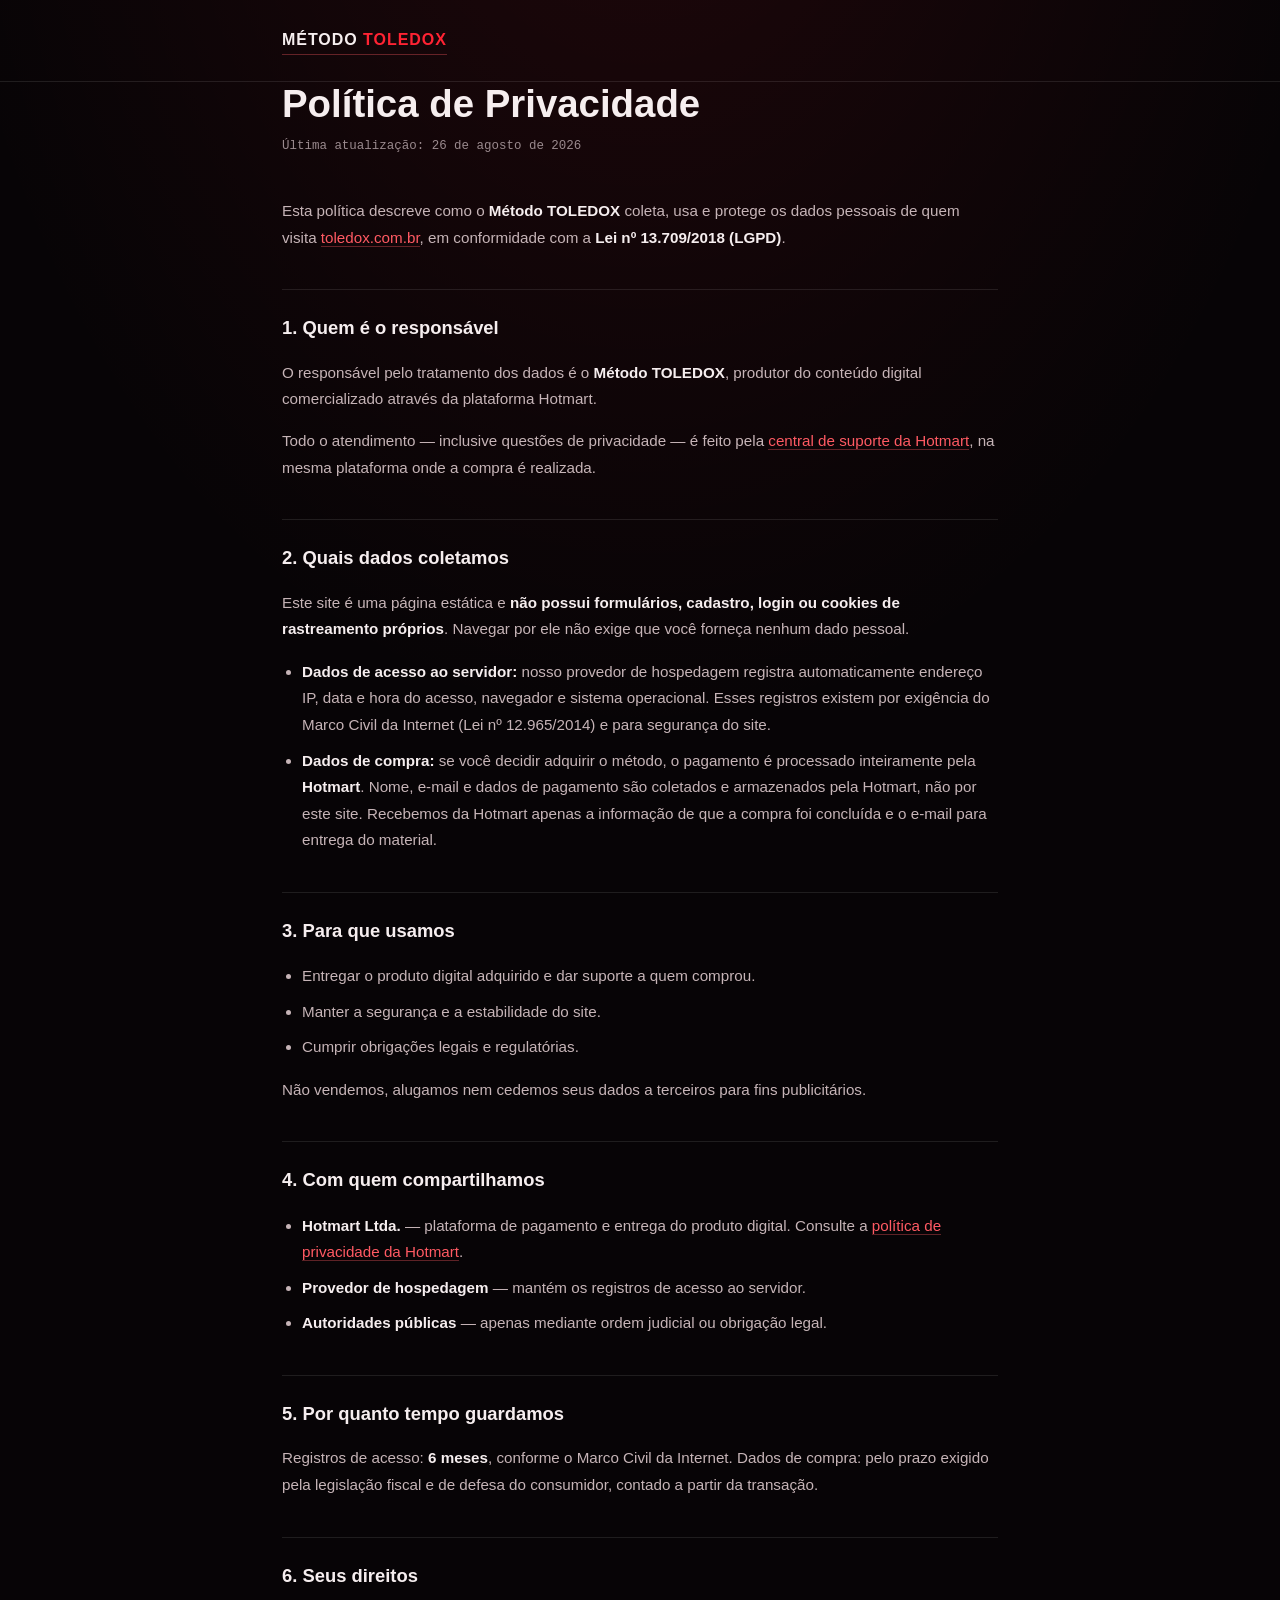
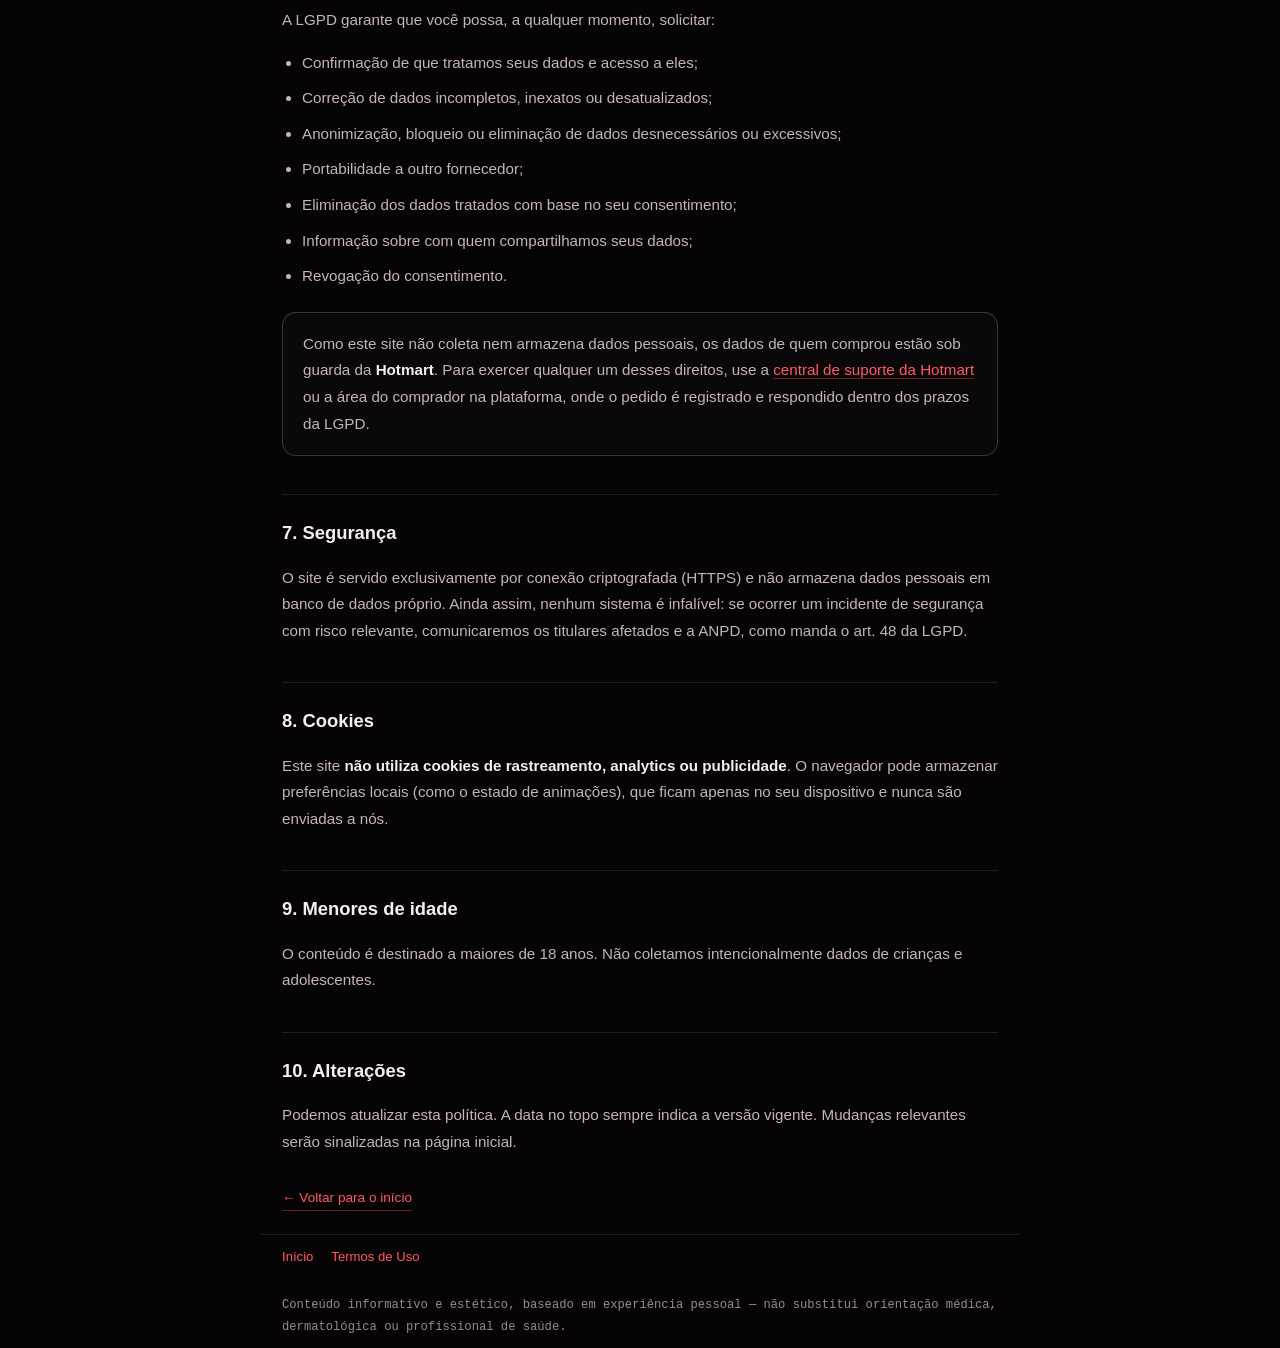
<file: privacidade.html>
<!doctype html>
<html lang="pt-BR">
<head>
<meta charset="utf-8">
<meta name="viewport" content="width=device-width, initial-scale=1, viewport-fit=cover">
<meta name="color-scheme" content="dark">
<meta name="theme-color" content="#070406">
<meta name="description" content="Política de Privacidade do Método TOLEDOX — como tratamos seus dados pessoais, conforme a LGPD.">
<title>Política de Privacidade — Método TOLEDOX</title>
<link rel="canonical" href="https://toledox.com.br/privacidade.html">
<link rel="icon" type="image/svg+xml" href="assets/tx-prisma-3d-transparente.svg">
<link rel="stylesheet" href="assets/legal.css">
</head>
<body>

<header>
  <div class="wrap"><a class="brand" href="/">MÉTODO <b>TOLEDOX</b></a></div>
</header>

<main class="wrap">
  <h1>Política de Privacidade</h1>
  <p class="upd">Última atualização: 26 de agosto de 2026</p>

  <p>Esta política descreve como o <strong>Método TOLEDOX</strong> coleta, usa e protege
  os dados pessoais de quem visita <a href="https://toledox.com.br/">toledox.com.br</a>,
  em conformidade com a <strong>Lei nº 13.709/2018 (LGPD)</strong>.</p>

  <h2>1. Quem é o responsável</h2>
  <p>O responsável pelo tratamento dos dados é o <strong>Método TOLEDOX</strong>, produtor do
  conteúdo digital comercializado através da plataforma Hotmart.</p>
  <p>Todo o atendimento — inclusive questões de privacidade — é feito pela
  <a href="https://help.hotmart.com/pt-BR" target="_blank" rel="noopener">central de suporte da
  Hotmart</a>, na mesma plataforma onde a compra é realizada.</p>

  <h2>2. Quais dados coletamos</h2>
  <p>Este site é uma página estática e <strong>não possui formulários, cadastro, login ou
  cookies de rastreamento próprios</strong>. Navegar por ele não exige que você forneça
  nenhum dado pessoal.</p>
  <ul>
    <li><strong>Dados de acesso ao servidor:</strong> nosso provedor de hospedagem registra
    automaticamente endereço IP, data e hora do acesso, navegador e sistema operacional.
    Esses registros existem por exigência do Marco Civil da Internet (Lei nº 12.965/2014)
    e para segurança do site.</li>
    <li><strong>Dados de compra:</strong> se você decidir adquirir o método, o pagamento é
    processado inteiramente pela <strong>Hotmart</strong>. Nome, e-mail e dados de pagamento
    são coletados e armazenados pela Hotmart, não por este site. Recebemos da Hotmart apenas
    a informação de que a compra foi concluída e o e-mail para entrega do material.</li>
  </ul>

  <h2>3. Para que usamos</h2>
  <ul>
    <li>Entregar o produto digital adquirido e dar suporte a quem comprou.</li>
    <li>Manter a segurança e a estabilidade do site.</li>
    <li>Cumprir obrigações legais e regulatórias.</li>
  </ul>
  <p>Não vendemos, alugamos nem cedemos seus dados a terceiros para fins publicitários.</p>

  <h2>4. Com quem compartilhamos</h2>
  <ul>
    <li><strong>Hotmart Ltda.</strong> — plataforma de pagamento e entrega do produto digital.
    Consulte a <a href="https://www.hotmart.com/pt-br/legal/privacy-policy" target="_blank" rel="noopener">política de privacidade da Hotmart</a>.</li>
    <li><strong>Provedor de hospedagem</strong> — mantém os registros de acesso ao servidor.</li>
    <li><strong>Autoridades públicas</strong> — apenas mediante ordem judicial ou obrigação legal.</li>
  </ul>

  <h2>5. Por quanto tempo guardamos</h2>
  <p>Registros de acesso: <strong>6 meses</strong>, conforme o Marco Civil da Internet.
  Dados de compra: pelo prazo exigido pela legislação fiscal e de defesa do consumidor,
  contado a partir da transação.</p>

  <h2>6. Seus direitos</h2>
  <p>A LGPD garante que você possa, a qualquer momento, solicitar:</p>
  <ul>
    <li>Confirmação de que tratamos seus dados e acesso a eles;</li>
    <li>Correção de dados incompletos, inexatos ou desatualizados;</li>
    <li>Anonimização, bloqueio ou eliminação de dados desnecessários ou excessivos;</li>
    <li>Portabilidade a outro fornecedor;</li>
    <li>Eliminação dos dados tratados com base no seu consentimento;</li>
    <li>Informação sobre com quem compartilhamos seus dados;</li>
    <li>Revogação do consentimento.</li>
  </ul>

  <div class="box">
    <p>Como este site não coleta nem armazena dados pessoais, os dados de quem comprou estão sob
    guarda da <strong>Hotmart</strong>. Para exercer qualquer um desses direitos, use a
    <a href="https://help.hotmart.com/pt-BR" target="_blank" rel="noopener">central de suporte da
    Hotmart</a> ou a área do comprador na plataforma, onde o pedido é registrado e respondido
    dentro dos prazos da LGPD.</p>
  </div>

  <h2>7. Segurança</h2>
  <p>O site é servido exclusivamente por conexão criptografada (HTTPS) e não armazena dados
  pessoais em banco de dados próprio. Ainda assim, nenhum sistema é infalível: se ocorrer
  um incidente de segurança com risco relevante, comunicaremos os titulares afetados e a
  ANPD, como manda o art. 48 da LGPD.</p>

  <h2>8. Cookies</h2>
  <p>Este site <strong>não utiliza cookies de rastreamento, analytics ou publicidade</strong>.
  O navegador pode armazenar preferências locais (como o estado de animações), que ficam
  apenas no seu dispositivo e nunca são enviadas a nós.</p>

  <h2>9. Menores de idade</h2>
  <p>O conteúdo é destinado a maiores de 18 anos. Não coletamos intencionalmente dados de
  crianças e adolescentes.</p>

  <h2>10. Alterações</h2>
  <p>Podemos atualizar esta política. A data no topo sempre indica a versão vigente.
  Mudanças relevantes serão sinalizadas na página inicial.</p>

  <p class="back"><a href="/">← Voltar para o início</a></p>
</main>

<footer class="wrap">
  <div class="navlinks">
    <a href="/">Início</a>
    <a href="/termos.html">Termos de Uso</a>
  </div>
  <p style="margin-top:16px">Conteúdo informativo e estético, baseado em experiência pessoal — não substitui orientação médica, dermatológica ou profissional de saúde.</p>
</footer>

</body>
</html>
</file>
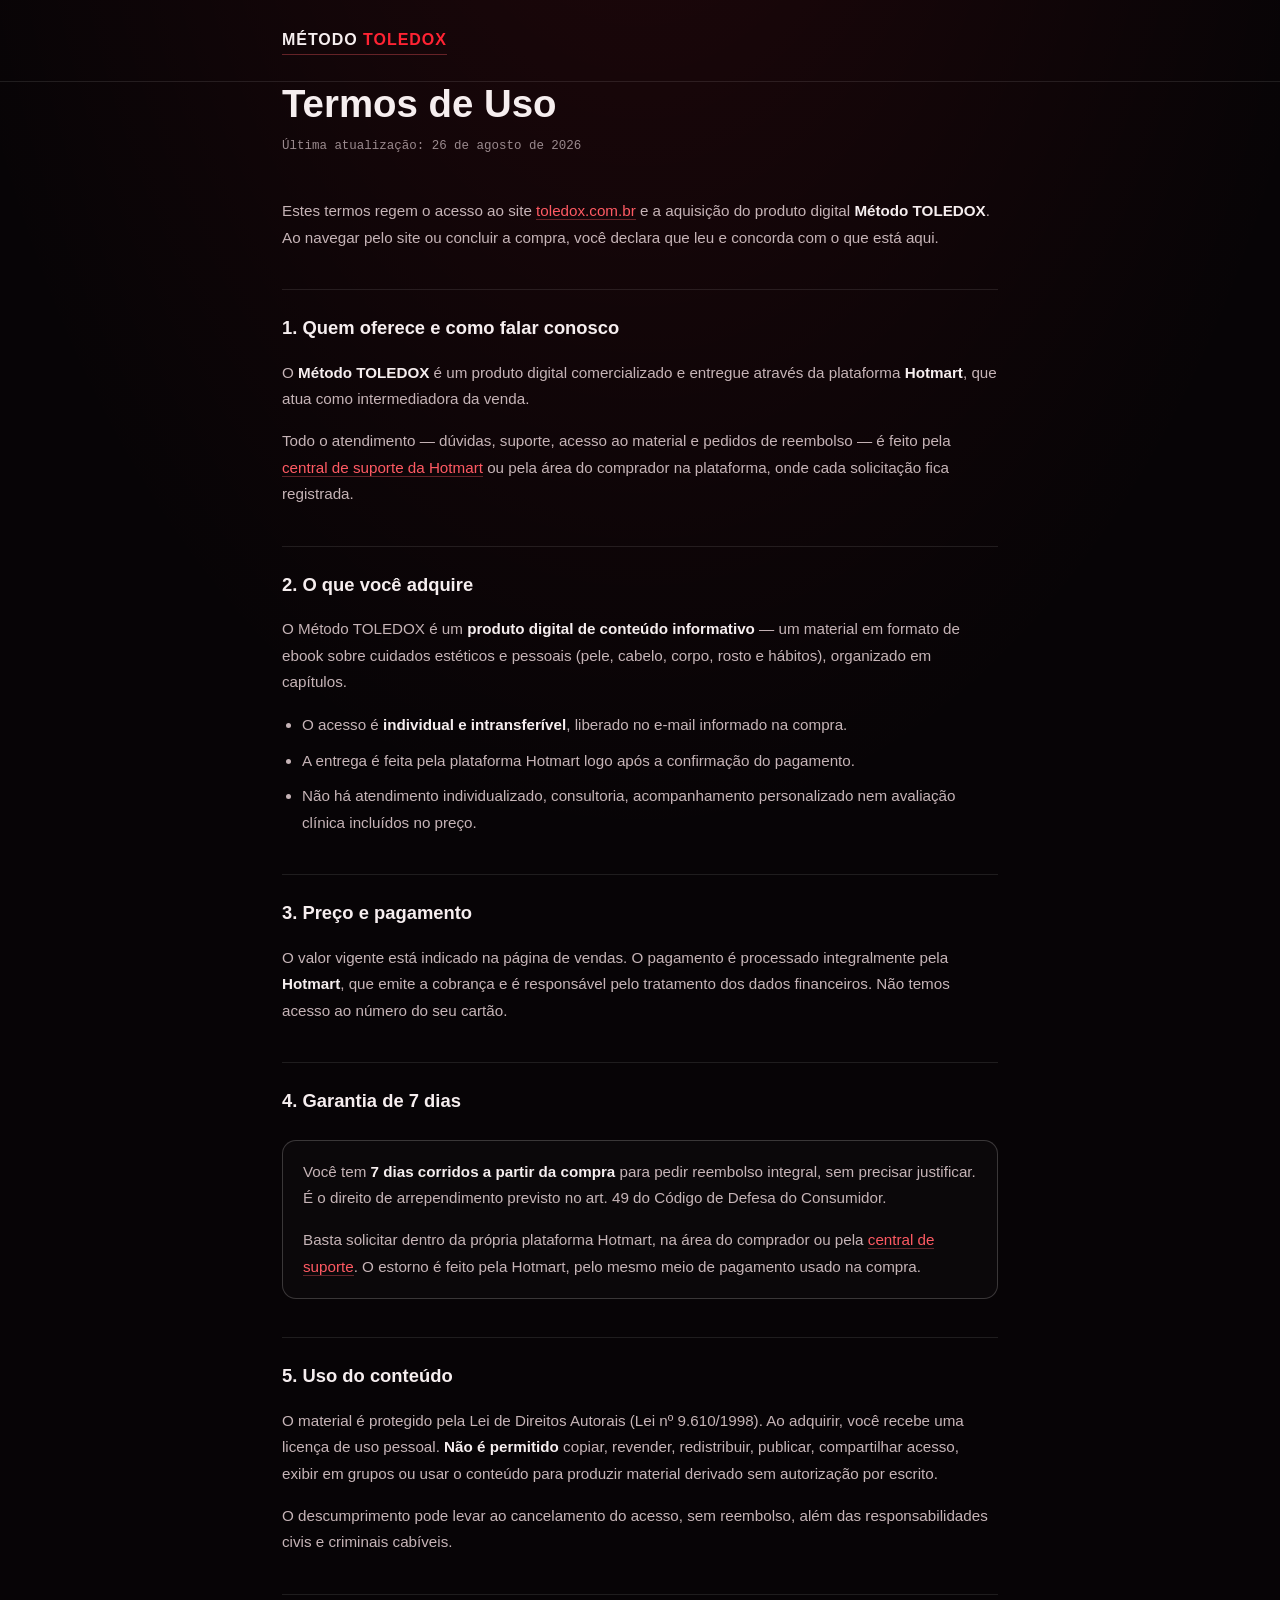
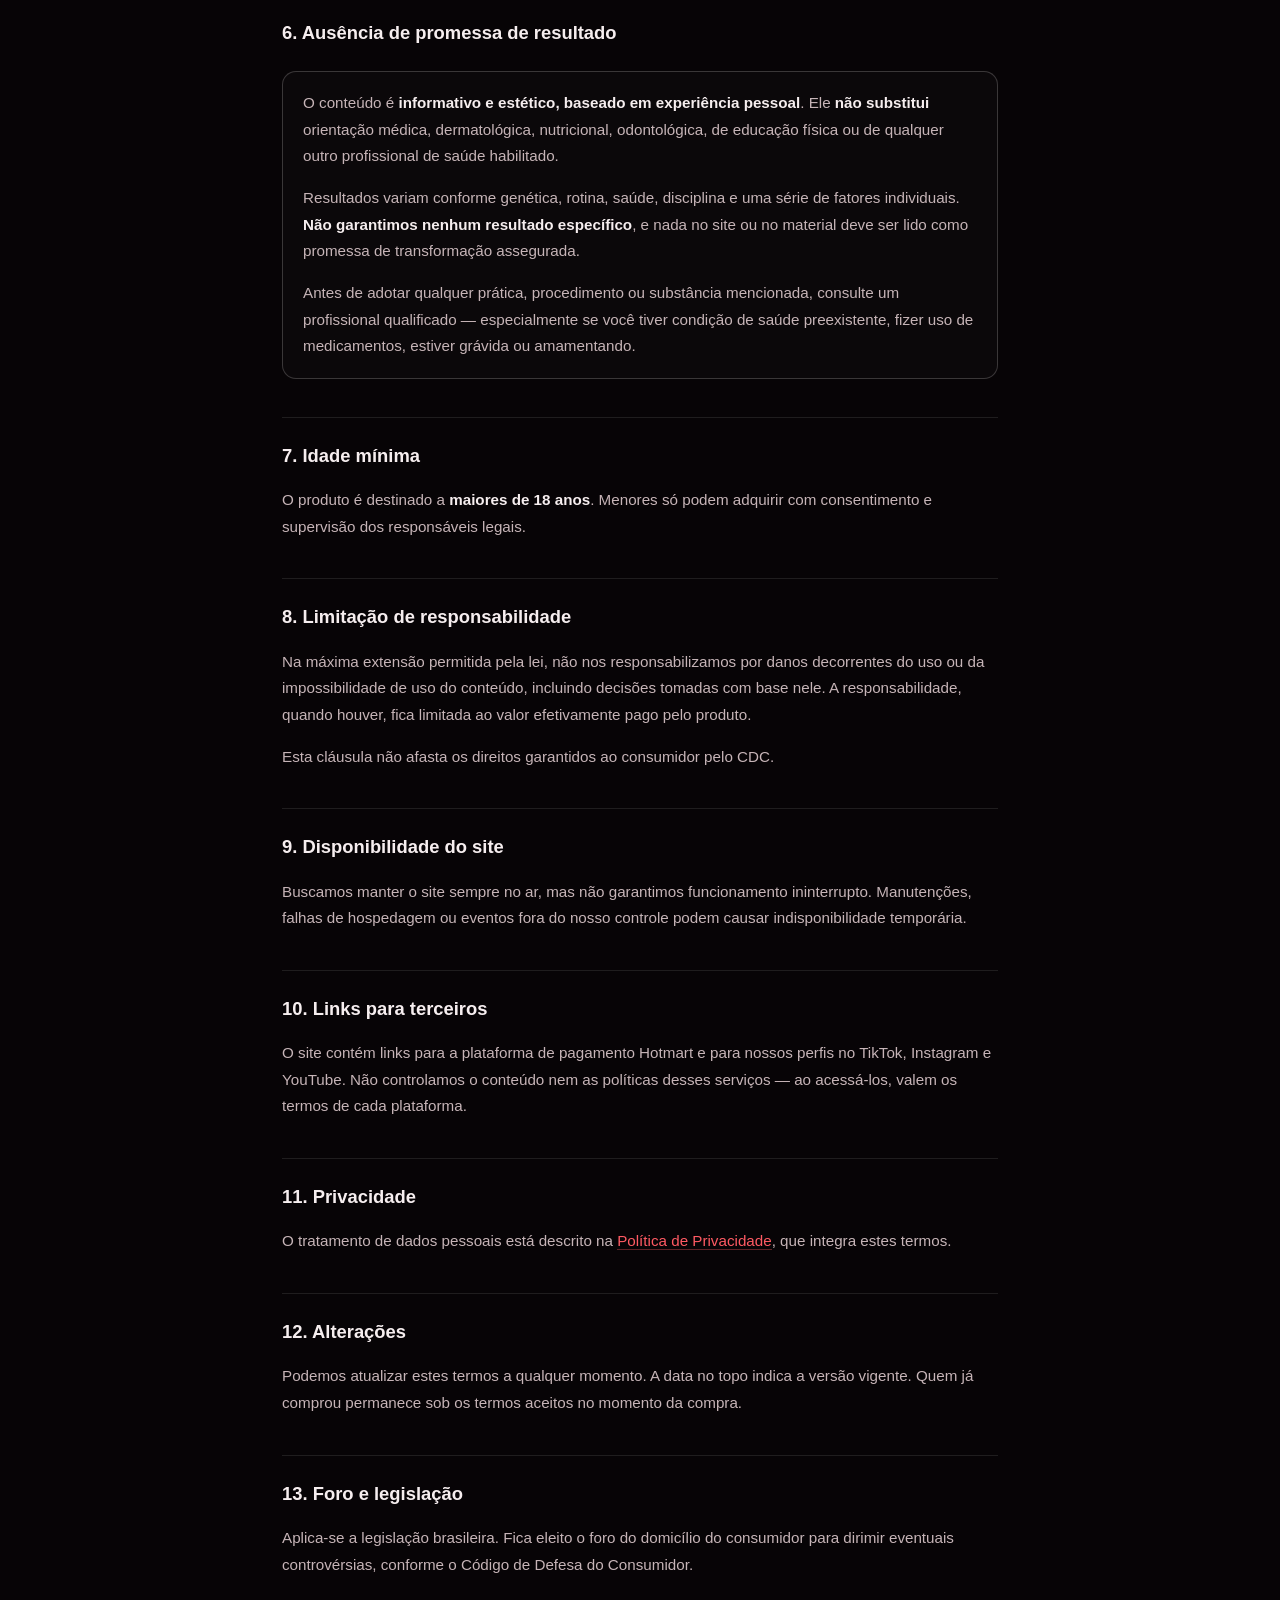
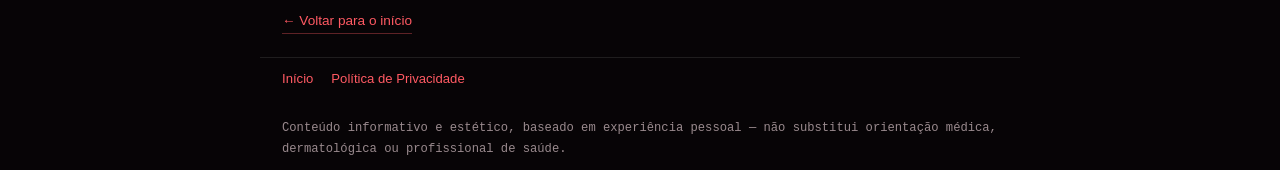
<file: termos.html>
<!doctype html>
<html lang="pt-BR">
<head>
<meta charset="utf-8">
<meta name="viewport" content="width=device-width, initial-scale=1, viewport-fit=cover">
<meta name="color-scheme" content="dark">
<meta name="theme-color" content="#070406">
<meta name="description" content="Termos de Uso do Método TOLEDOX — o que você adquire, garantia de 7 dias, direitos e limites de responsabilidade.">
<title>Termos de Uso — Método TOLEDOX</title>
<link rel="canonical" href="https://toledox.com.br/termos.html">
<link rel="icon" type="image/svg+xml" href="assets/tx-prisma-3d-transparente.svg">
<link rel="stylesheet" href="assets/legal.css">
</head>
<body>

<header>
  <div class="wrap"><a class="brand" href="/">MÉTODO <b>TOLEDOX</b></a></div>
</header>

<main class="wrap">
  <h1>Termos de Uso</h1>
  <p class="upd">Última atualização: 26 de agosto de 2026</p>

  <p>Estes termos regem o acesso ao site <a href="https://toledox.com.br/">toledox.com.br</a>
  e a aquisição do produto digital <strong>Método TOLEDOX</strong>. Ao navegar pelo site ou
  concluir a compra, você declara que leu e concorda com o que está aqui.</p>

  <h2>1. Quem oferece e como falar conosco</h2>
  <p>O <strong>Método TOLEDOX</strong> é um produto digital comercializado e entregue através da
  plataforma <strong>Hotmart</strong>, que atua como intermediadora da venda.</p>
  <p>Todo o atendimento — dúvidas, suporte, acesso ao material e pedidos de reembolso — é feito
  pela <a href="https://help.hotmart.com/pt-BR" target="_blank" rel="noopener">central de suporte
  da Hotmart</a> ou pela área do comprador na plataforma, onde cada solicitação fica registrada.</p>

  <h2>2. O que você adquire</h2>
  <p>O Método TOLEDOX é um <strong>produto digital de conteúdo informativo</strong> — um material
  em formato de ebook sobre cuidados estéticos e pessoais (pele, cabelo, corpo, rosto e hábitos),
  organizado em capítulos.</p>
  <ul>
    <li>O acesso é <strong>individual e intransferível</strong>, liberado no e-mail informado na compra.</li>
    <li>A entrega é feita pela plataforma Hotmart logo após a confirmação do pagamento.</li>
    <li>Não há atendimento individualizado, consultoria, acompanhamento personalizado nem
    avaliação clínica incluídos no preço.</li>
  </ul>

  <h2>3. Preço e pagamento</h2>
  <p>O valor vigente está indicado na página de vendas. O pagamento é processado integralmente
  pela <strong>Hotmart</strong>, que emite a cobrança e é responsável pelo tratamento dos dados
  financeiros. Não temos acesso ao número do seu cartão.</p>

  <h2>4. Garantia de 7 dias</h2>
  <div class="box">
    <p>Você tem <strong>7 dias corridos a partir da compra</strong> para pedir reembolso integral,
    sem precisar justificar. É o direito de arrependimento previsto no art. 49 do Código de Defesa
    do Consumidor.</p>
    <p>Basta solicitar dentro da própria plataforma Hotmart, na área do comprador ou pela
    <a href="https://help.hotmart.com/pt-BR" target="_blank" rel="noopener">central de suporte</a>.
    O estorno é feito pela Hotmart, pelo mesmo meio de pagamento usado na compra.</p>
  </div>

  <h2>5. Uso do conteúdo</h2>
  <p>O material é protegido pela Lei de Direitos Autorais (Lei nº 9.610/1998). Ao adquirir, você
  recebe uma licença de uso pessoal. <strong>Não é permitido</strong> copiar, revender,
  redistribuir, publicar, compartilhar acesso, exibir em grupos ou usar o conteúdo para produzir
  material derivado sem autorização por escrito.</p>
  <p>O descumprimento pode levar ao cancelamento do acesso, sem reembolso, além das
  responsabilidades civis e criminais cabíveis.</p>

  <h2>6. Ausência de promessa de resultado</h2>
  <div class="box">
    <p>O conteúdo é <strong>informativo e estético, baseado em experiência pessoal</strong>.
    Ele <strong>não substitui</strong> orientação médica, dermatológica, nutricional,
    odontológica, de educação física ou de qualquer outro profissional de saúde habilitado.</p>
    <p>Resultados variam conforme genética, rotina, saúde, disciplina e uma série de fatores
    individuais. <strong>Não garantimos nenhum resultado específico</strong>, e nada no site ou no
    material deve ser lido como promessa de transformação assegurada.</p>
    <p>Antes de adotar qualquer prática, procedimento ou substância mencionada, consulte um
    profissional qualificado — especialmente se você tiver condição de saúde preexistente,
    fizer uso de medicamentos, estiver grávida ou amamentando.</p>
  </div>

  <h2>7. Idade mínima</h2>
  <p>O produto é destinado a <strong>maiores de 18 anos</strong>. Menores só podem adquirir com
  consentimento e supervisão dos responsáveis legais.</p>

  <h2>8. Limitação de responsabilidade</h2>
  <p>Na máxima extensão permitida pela lei, não nos responsabilizamos por danos decorrentes do
  uso ou da impossibilidade de uso do conteúdo, incluindo decisões tomadas com base nele.
  A responsabilidade, quando houver, fica limitada ao valor efetivamente pago pelo produto.</p>
  <p>Esta cláusula não afasta os direitos garantidos ao consumidor pelo CDC.</p>

  <h2>9. Disponibilidade do site</h2>
  <p>Buscamos manter o site sempre no ar, mas não garantimos funcionamento ininterrupto.
  Manutenções, falhas de hospedagem ou eventos fora do nosso controle podem causar
  indisponibilidade temporária.</p>

  <h2>10. Links para terceiros</h2>
  <p>O site contém links para a plataforma de pagamento Hotmart e para nossos perfis no TikTok,
  Instagram e YouTube. Não controlamos o conteúdo nem as políticas desses serviços — ao acessá-los,
  valem os termos de cada plataforma.</p>

  <h2>11. Privacidade</h2>
  <p>O tratamento de dados pessoais está descrito na
  <a href="/privacidade.html">Política de Privacidade</a>, que integra estes termos.</p>

  <h2>12. Alterações</h2>
  <p>Podemos atualizar estes termos a qualquer momento. A data no topo indica a versão vigente.
  Quem já comprou permanece sob os termos aceitos no momento da compra.</p>

  <h2>13. Foro e legislação</h2>
  <p>Aplica-se a legislação brasileira. Fica eleito o foro do domicílio do consumidor para dirimir
  eventuais controvérsias, conforme o Código de Defesa do Consumidor.</p>

  <p class="back"><a href="/">← Voltar para o início</a></p>
</main>

<footer class="wrap">
  <div class="navlinks">
    <a href="/">Início</a>
    <a href="/privacidade.html">Política de Privacidade</a>
  </div>
  <p style="margin-top:16px">Conteúdo informativo e estético, baseado em experiência pessoal — não substitui orientação médica, dermatológica ou profissional de saúde.</p>
</footer>

</body>
</html>
</file>
<file: assets/legal.css>
/* Método TOLEDOX — folha compartilhada das páginas legais (privacidade, termos).
   Reusa a paleta vermelho/preto do index.html sem carregar a camada WebGL. */
:root{
  color-scheme:dark;
  --bg:#070406; --bg-2:#0c0608;
  --ink:#f6eeef; --ink-dim:#c6b4b7; --ink-faint:#9a8a8e;
  --line:rgba(246,238,239,.10); --line-strong:rgba(246,238,239,.20);
  --red:#ff2333; --red-soft:#ff5a63;
  --font-display:"Chakra Petch","Helvetica Neue",Arial,sans-serif;
  --font-body:"Sora",-apple-system,BlinkMacSystemFont,"Segoe UI",Roboto,sans-serif;
  --font-mono:ui-monospace,"SFMono-Regular","Cascadia Code",Menlo,Consolas,monospace;
}
*{box-sizing:border-box}
html,body{margin:0;padding:0}
body{
  background:var(--bg); color:var(--ink-dim);
  font-family:var(--font-body); font-size:1rem; line-height:1.75;
  -webkit-font-smoothing:antialiased;
  background-image:radial-gradient(ellipse 80% 50% at 50% -10%,rgba(255,35,51,.10),transparent 70%);
  background-repeat:no-repeat;
}
.wrap{max-width:760px;margin:0 auto;padding:0 22px}
header{border-bottom:1px solid var(--line);padding:26px 0}
.brand{font-family:var(--font-display);font-weight:600;letter-spacing:.06em;color:var(--ink);font-size:1rem;text-decoration:none;display:inline-block}
.brand b{color:var(--red)}
main{padding:52px 0 40px}
h1{font-family:var(--font-display);font-weight:700;color:var(--ink);font-size:clamp(1.7rem,5vw,2.4rem);line-height:1.15;margin:0 0 10px}
.upd{font-family:var(--font-mono);font-size:.78rem;color:var(--ink-faint);margin:0 0 40px}
h2{font-family:var(--font-display);font-weight:600;color:var(--ink);font-size:1.15rem;margin:38px 0 12px;padding-top:22px;border-top:1px solid var(--line)}
p,li{font-size:.95rem}
a{color:var(--red-soft);text-decoration:none;border-bottom:1px solid rgba(255,90,99,.35)}
a:hover{color:var(--red)}
ul{padding-left:20px}
li{margin-bottom:9px}
strong{color:var(--ink);font-weight:600}
.box{border:1px solid var(--line-strong);border-radius:14px;padding:18px 20px;background:rgba(255,255,255,.02);margin:22px 0}
.box p:first-child{margin-top:0}
.box p:last-child{margin-bottom:0}
footer{border-top:1px solid var(--line);padding:30px 0 46px;margin-top:50px}
footer p{font-family:var(--font-mono);font-size:.76rem;color:var(--ink-faint);margin:0 0 10px}
.navlinks{display:flex;gap:18px;flex-wrap:wrap}
.navlinks a{font-size:.82rem;border:none;min-height:44px;display:inline-flex;align-items:center}
.back{display:inline-flex;align-items:center;gap:8px;margin-top:6px;font-size:.85rem;border:none;min-height:44px}
</file>
